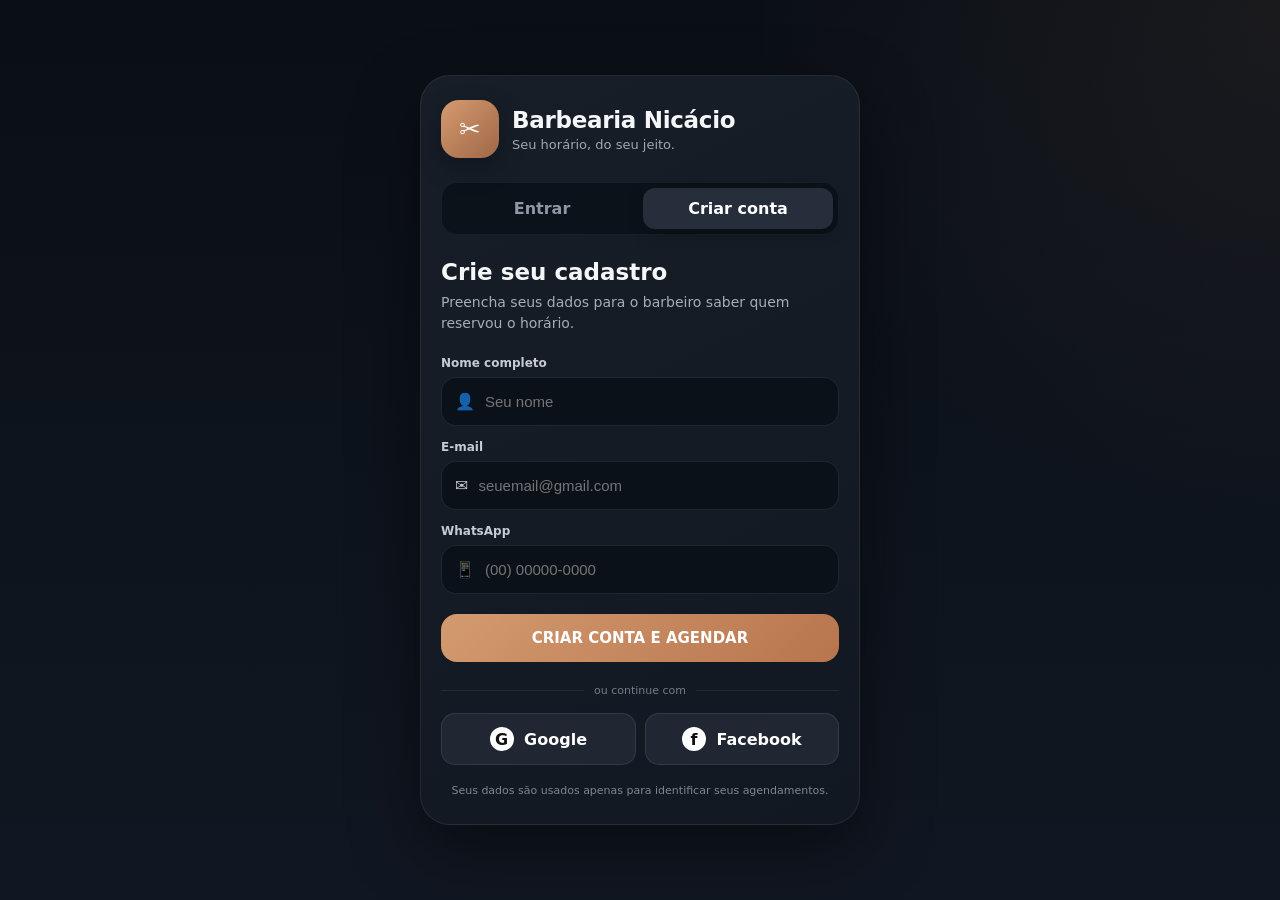
<file: index.html>
<!doctype html>
<html lang="pt-BR">
<head>
  <meta charset="utf-8" />
  <meta name="viewport" content="width=device-width,initial-scale=1,viewport-fit=cover" />
  <meta name="theme-color" content="#111722" />
  <title>Barbearia Nicácio</title>
  <link rel="manifest" href="manifest.json" />

  <script>
    const nicacioProfile = JSON.parse(localStorage.getItem('nicacio_profile') || 'null');
    if (!nicacioProfile || !nicacioProfile.name || !nicacioProfile.email) {
      window.location.replace('cadastro.html');
    }
  </script>

  <link rel="stylesheet" href="styles.css?v=29" />
</head>
<body>
  <main class="app">
    <header class="topbar">
      <div>
        <div class="brand">Barbearia Nicácio</div>
        <div class="sub">Agendamento online</div>
      </div>
      <a class="light-btn" href="agendamentos.html" style="text-decoration:none">MEUS AGENDAMENTOS</a>
    </header>

    <section id="chat" class="chat">
      <div id="intro1" class="bubble bot intro-bubble">Olá!</div>
      <div id="intro2" class="bubble bot intro-bubble">Por qual serviço você está procurando?</div>

      <div id="stepService" class="step intro-step-hidden"><div class="step-progress"><span class="active"></span><span></span><span></span></div><div class="helper-card"><span>✂️</span><div><b>1. Escolha o serviço</b><br>Toque em uma opção e depois em Enviar.</div></div>
        <h3>SELECIONE OS SERVIÇOS:</h3>
        <div id="services" class="cards horizontal"></div>
        <p class="swipe">← ARRASTE PARA O LADO PARA VER MAIS →</p>
        <button id="serviceNext" class="primary" disabled>Enviar</button>
      </div>

      <div id="stepDate" class="step hidden"><div class="step-progress"><span class="active"></span><span class="active"></span><span></span></div><div class="helper-card"><span>📅</span><div><b>2. Escolha dia e horário</b><br>Domingos e dias bloqueados não podem ser selecionados.</div></div>
        <div id="chosenServiceBubble" class="bubble user"></div>
        <div class="bubble bot">Certo, e qual o melhor dia e horário para você ser atendido?</div>
        <h3>SELECIONE O DIA E HORÁRIO:</h3>
        <div id="dates" class="cards horizontal"></div>
        <p class="swipe">← ARRASTE PARA O LADO PARA VER MAIS →</p>

        <div id="timesBox" class="times-box">
          <div id="timesMessage">Selecione um dia para ver os horários.</div>
          <div id="times" class="times"></div>
        </div>

        <div id="selectedDateLabel" class="selected-label">Nenhum dia selecionado</div>
        <button id="confirmBooking" class="primary" disabled>Enviar</button>
        <button id="backToService" class="secondary">Voltar</button>
      </div>

      <div id="stepDone" class="step hidden"><div class="step-progress"><span class="active"></span><span class="active"></span><span class="active"></span></div>
        <div class="bubble bot">Agendamento confirmado ✅</div>
        <div id="bookingSummary" class="summary"></div>
        <button id="newBooking" class="primary">Fazer outro agendamento</button>
      </div>
    </section>
  </main>


  <script>
    // Remove versões antigas salvas no celular para sempre carregar a versão atual.
    if ('serviceWorker' in navigator) {
      navigator.serviceWorker.getRegistrations().then(regs => regs.forEach(r => r.unregister()));
    }
    if ('caches' in window) {
      caches.keys().then(keys => keys.forEach(k => caches.delete(k)));
    }
  </script>
  <script src="app.js?v=29"></script>
</body>
</html>
</file>
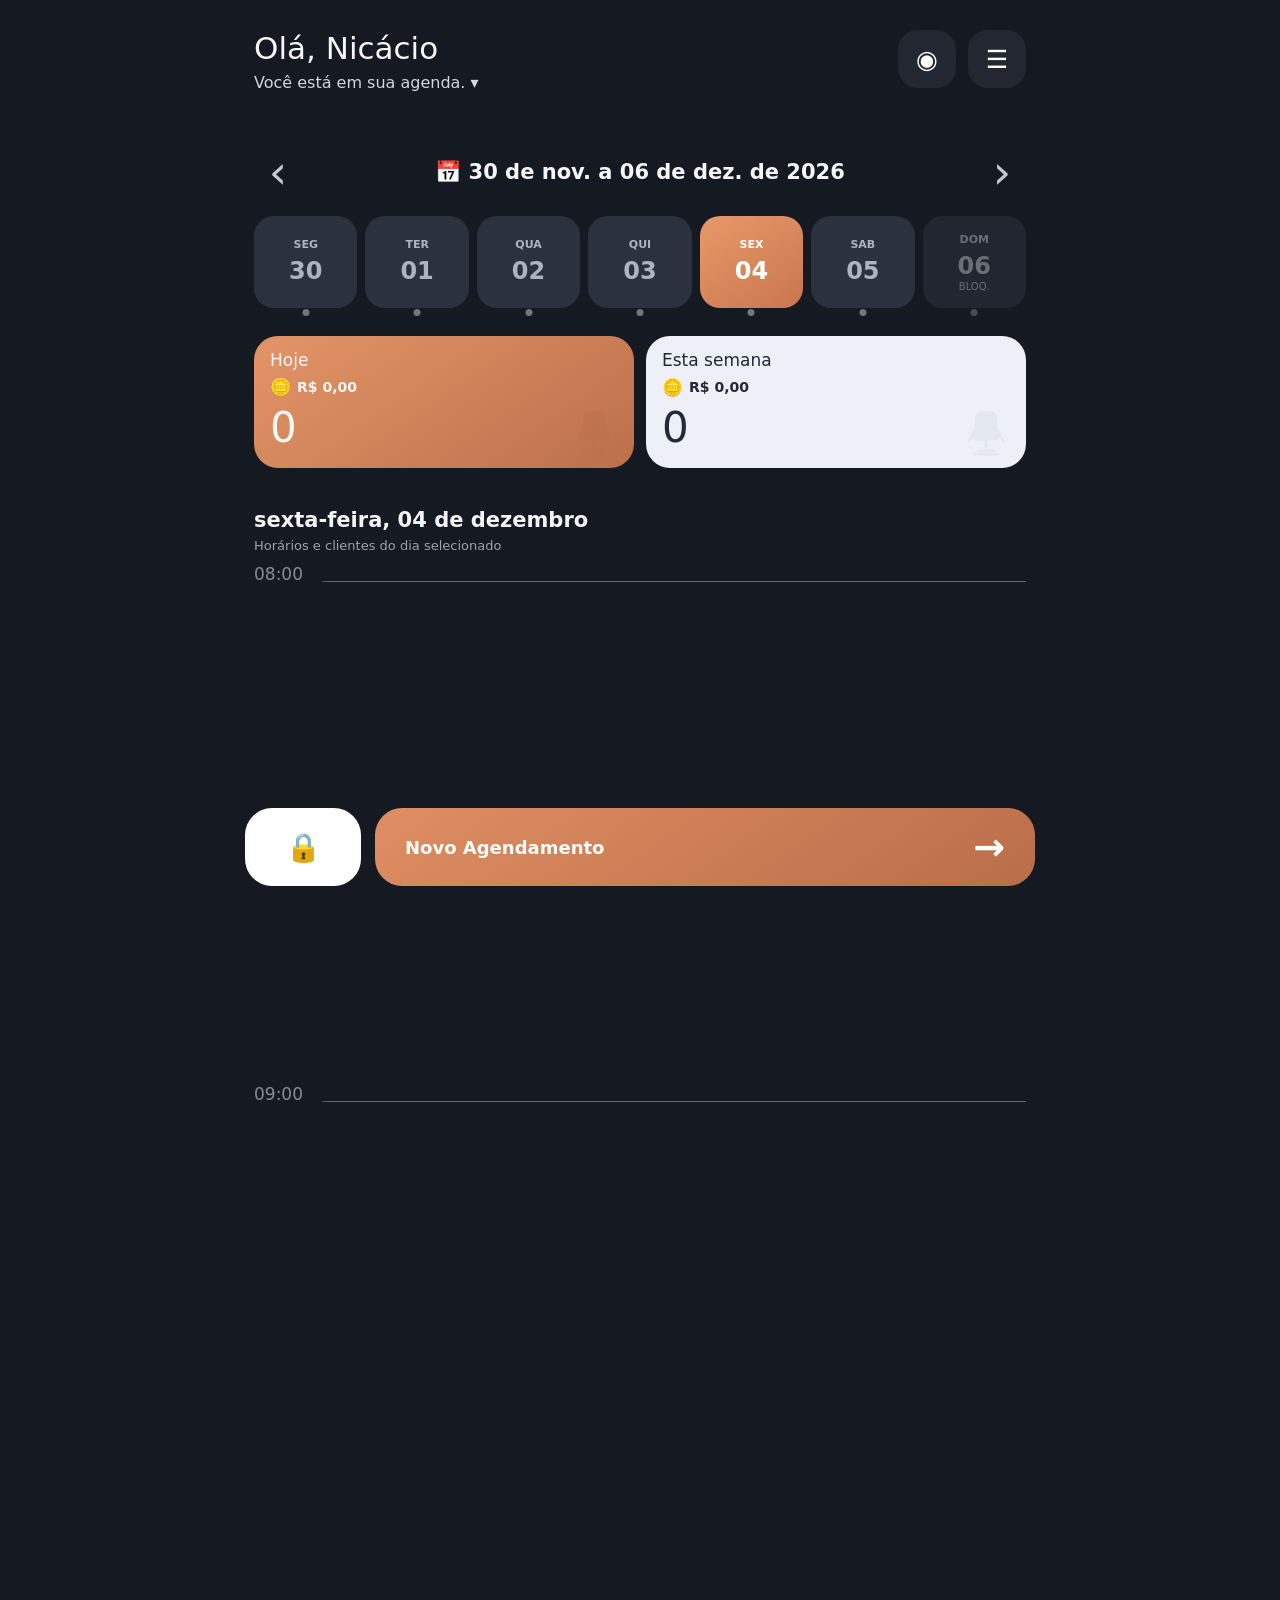
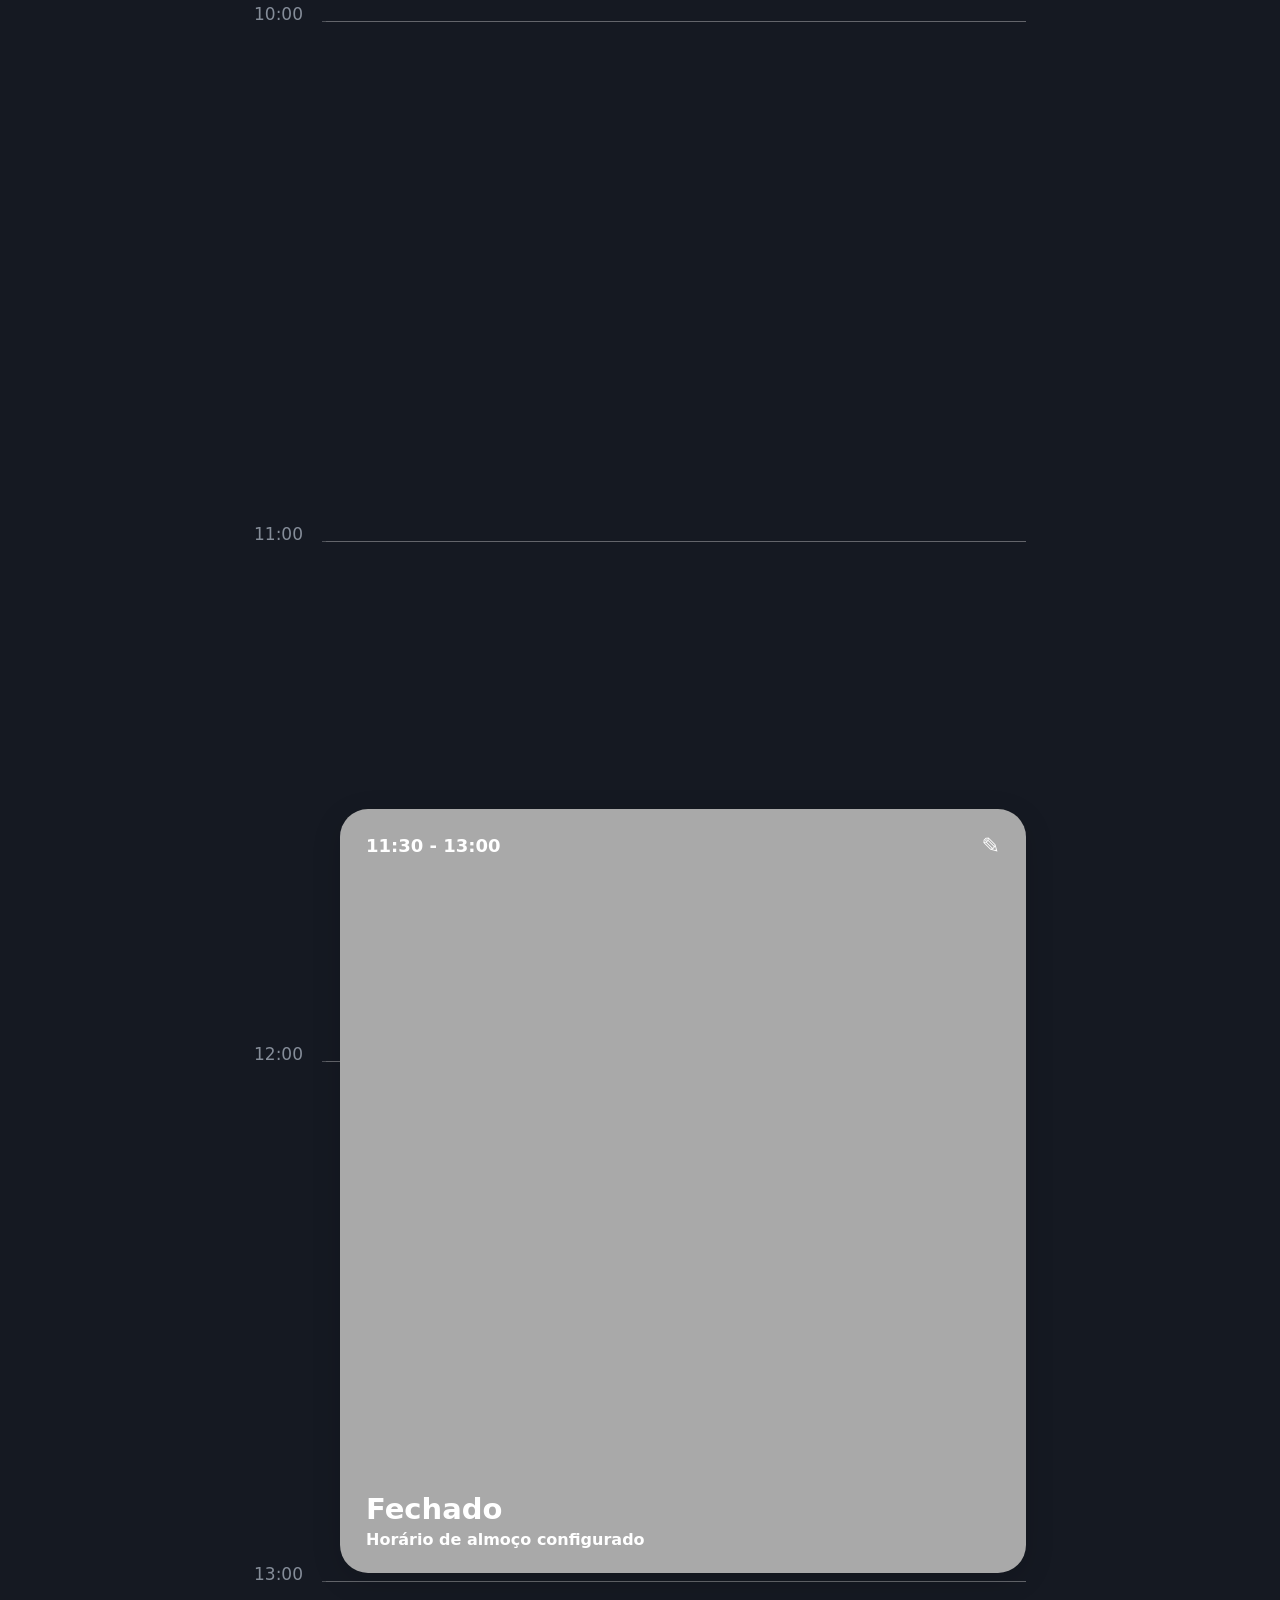
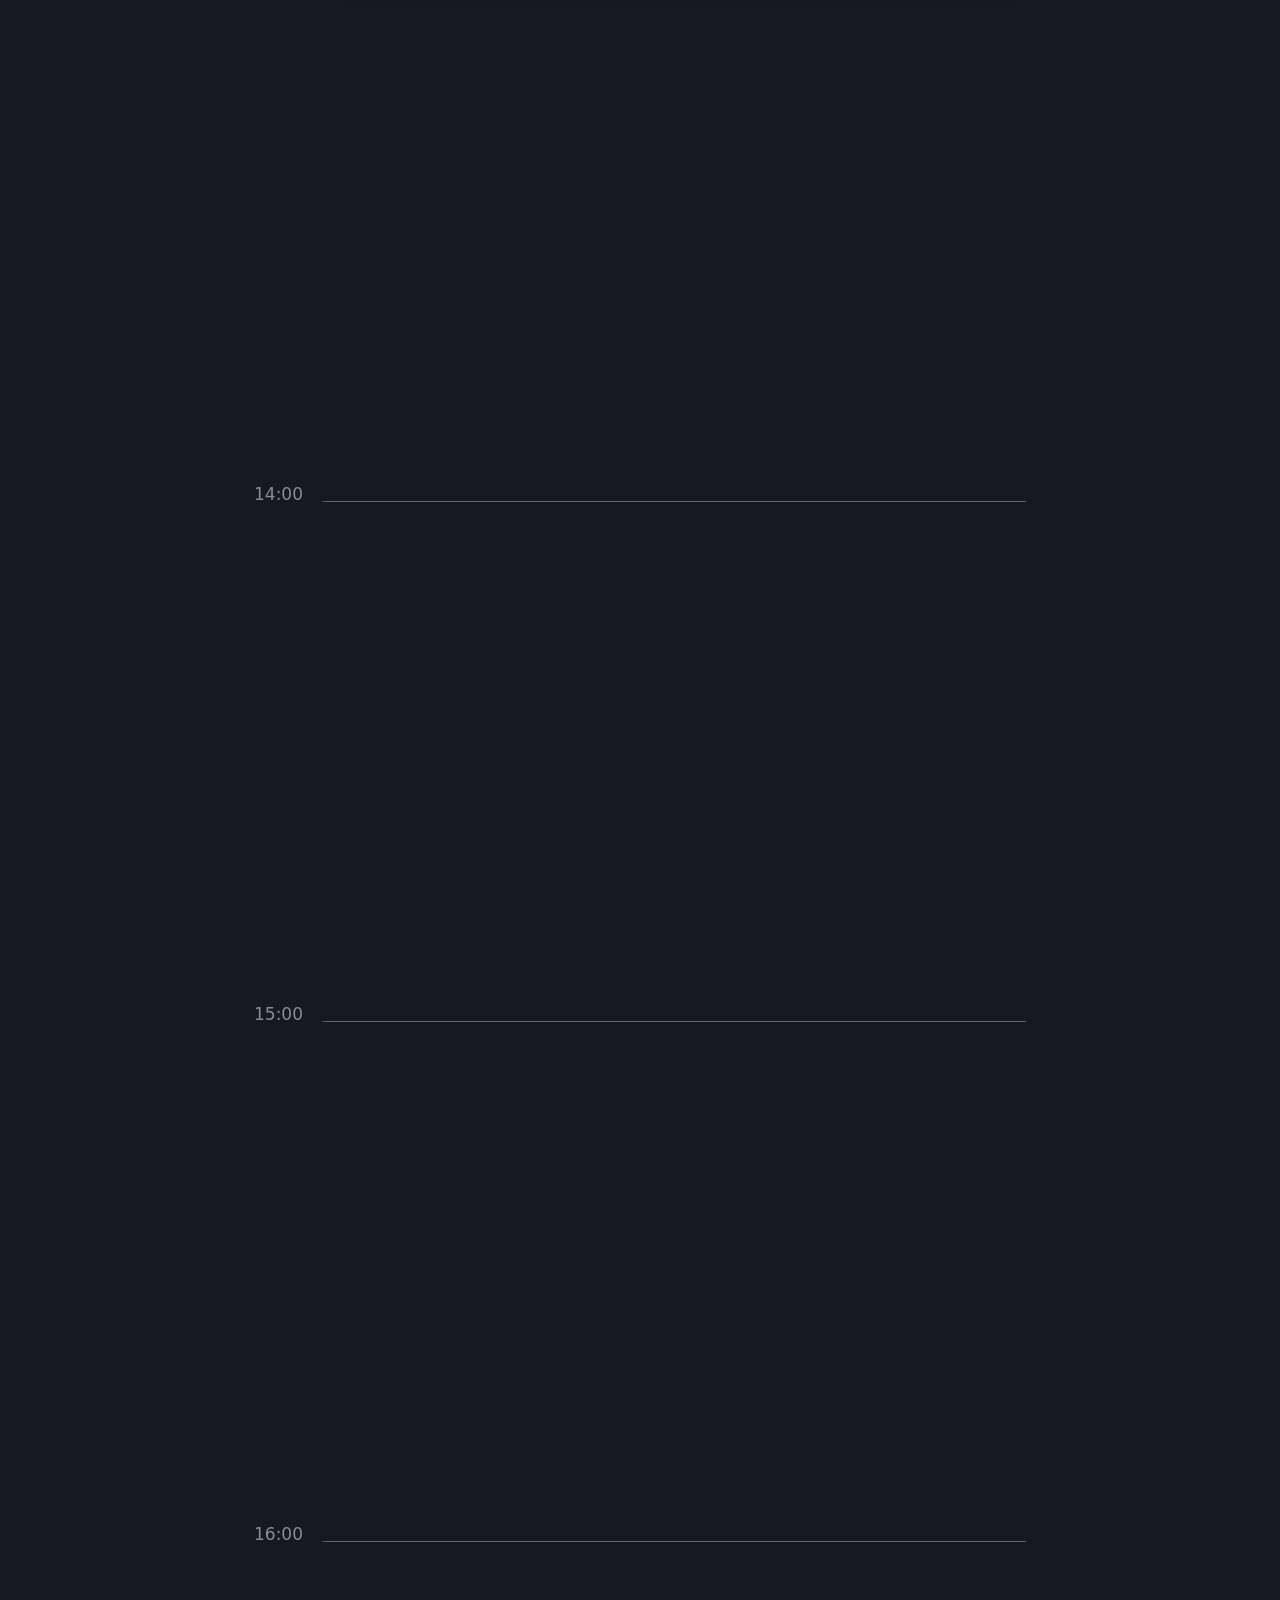
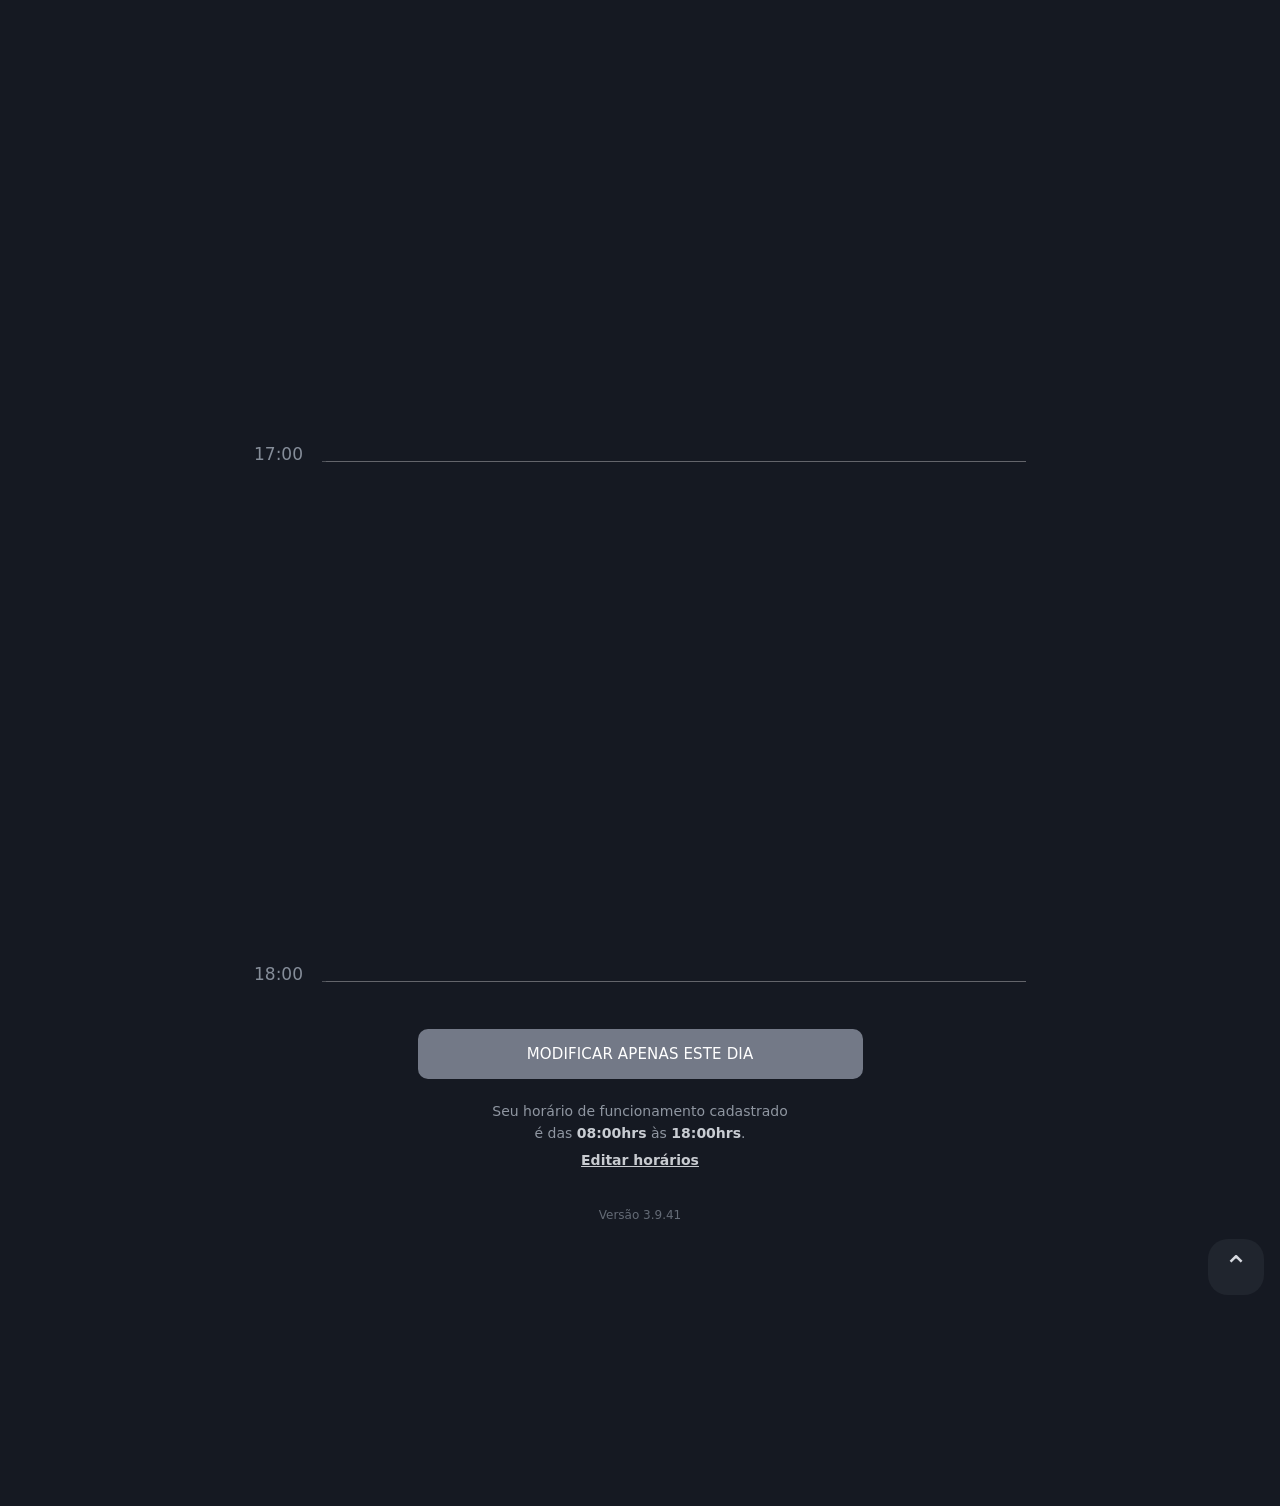
<file: barbeiro/index.html>
<!doctype html>
<html lang="pt-BR">
<head>
<meta charset="utf-8">
<meta name="viewport" content="width=device-width,initial-scale=1,viewport-fit=cover">
<meta name="theme-color" content="#151922">
<title>Agenda • Barbearia Nicácio</title>
<link rel="manifest" href="manifest.json">
<link rel="stylesheet" href="barbeiro.css?v=37">
</head>
<body>
<main class="barber-app">
  <header class="barber-top">
    <div class="hello-block">
      <h1>Olá, <span id="barberName">Nicácio</span></h1>
      <button id="agendaSelector" class="agenda-selector">Você está em sua agenda. <span>▾</span></button>
    </div>
    <div class="top-actions">
      <button id="togglePrivacy" class="icon-btn" aria-label="Ocultar valores">◉</button>
      <button id="openMenu" class="icon-btn" aria-label="Abrir menu">☰</button>
    </div>
  </header>

  <section class="week-head">
    <div class="week-title-row">
      <button id="prevWeek" class="nav-arrow" aria-label="Semana anterior">‹</button>
      <div class="week-title">📅 <span id="weekRange"></span></div>
      <button id="nextWeek" class="nav-arrow" aria-label="Próxima semana">›</button>
    </div>
    <div id="weekDays" class="week-days"></div>
  </section>

  <section class="stats-grid">
    <article class="stat-card stat-today">
      <div><strong>Hoje</strong><span class="money-line"><span class="coin-icon" aria-hidden="true">🪙</span><b id="todayRevenue">R$ 0,00</b></span></div>
      <div class="stat-number" id="todayCount">0</div><div class="chair barber-chair" aria-hidden="true"><svg viewBox="0 0 64 64"><rect x="20" y="8" width="24" height="26" rx="7"/><rect x="15" y="29" width="34" height="12" rx="6"/><path d="M32 41v10M22 55h20M18 59h28"/><path d="M18 35l-7 7M46 35l7 7"/></svg></div>
    </article>
    <article class="stat-card stat-week">
      <div><strong>Esta semana</strong><span class="money-line"><span class="coin-icon" aria-hidden="true">🪙</span><b id="weekRevenue">R$ 0,00</b></span></div>
      <div class="stat-number" id="weekCount">0</div><div class="chair barber-chair" aria-hidden="true"><svg viewBox="0 0 64 64"><rect x="20" y="8" width="24" height="26" rx="7"/><rect x="15" y="29" width="34" height="12" rx="6"/><path d="M32 41v10M22 55h20M18 59h28"/><path d="M18 35l-7 7M46 35l7 7"/></svg></div>
    </article>
  </section>

  <section class="timeline-wrap">
    <div class="timeline-top">
      <div><h2 id="selectedDayTitle">Agenda de hoje</h2><p id="selectedDaySub">Horários e clientes do dia selecionado</p></div>
      <button id="editDayBtn" class="mini-btn">Modificar este dia</button>
    </div>
    <div id="timeline" class="timeline"></div>
    <div class="day-edit-footer">
      <button id="editDayBtnBottom" class="day-only-btn">MODIFICAR APENAS ESTE DIA</button>
      <p class="business-hours" id="businessHoursText"></p>
      <button id="editHoursLink" class="edit-hours-link" type="button">Editar horários</button>
      <div class="app-version">Versão 3.9.41</div>
      <button id="scrollTopRef" class="scroll-top-ref" type="button" aria-label="Voltar ao topo">⌃</button>
    </div>
  </section>

  <div class="bottom-spacer"></div>
  <div class="bottom-actions">
    <button id="lockDayBtn" class="lock-btn" aria-label="Bloquear dia">🔒</button>
    <button id="newBookingBtn" class="new-booking-btn">Novo Agendamento <span>→</span></button>
  </div>
</main>

<aside id="sideMenu" class="side-menu hidden" aria-hidden="true">
  <div class="menu-head-ref">
    <button id="closeMenu" class="menu-close-ref" aria-label="Fechar menu">✕</button>
    <div class="menu-logo-ref">NICÁCIO</div>
  </div>
  <nav class="menu-list menu-list-ref">
    <button data-page="link">Meu link</button>
    <button data-page="services">Serviços e preços</button>
    <button data-page="clients">Clientes</button>
    <button data-page="cancelled">Cancelados</button>
    <button data-page="recurrence">Minhas recorrências</button>
    <button data-page="revenue">Faturamento</button>
    <button data-page="help">Ajuda p/ configurar</button>
    <button data-page="report">Reportar erro</button>
    <button data-page="rate">Avaliar app</button>
    <button data-page="settings">Configurações</button>
  </nav>
</aside>
<div id="menuOverlay" class="menu-overlay hidden"></div>

<section id="modal" class="modal hidden" aria-hidden="true">
  <div class="modal-card">
    <div class="modal-head"><h2 id="modalTitle">Painel</h2><button id="closeModal" class="icon-btn" aria-label="Fechar">✕</button></div>
    <div id="modalContent"></div>
  </div>
</section>

<div id="toast" class="toast hidden" role="status"></div>
<script src="barbeiro.js?v=37"></script>
</body>
</html>
</file>
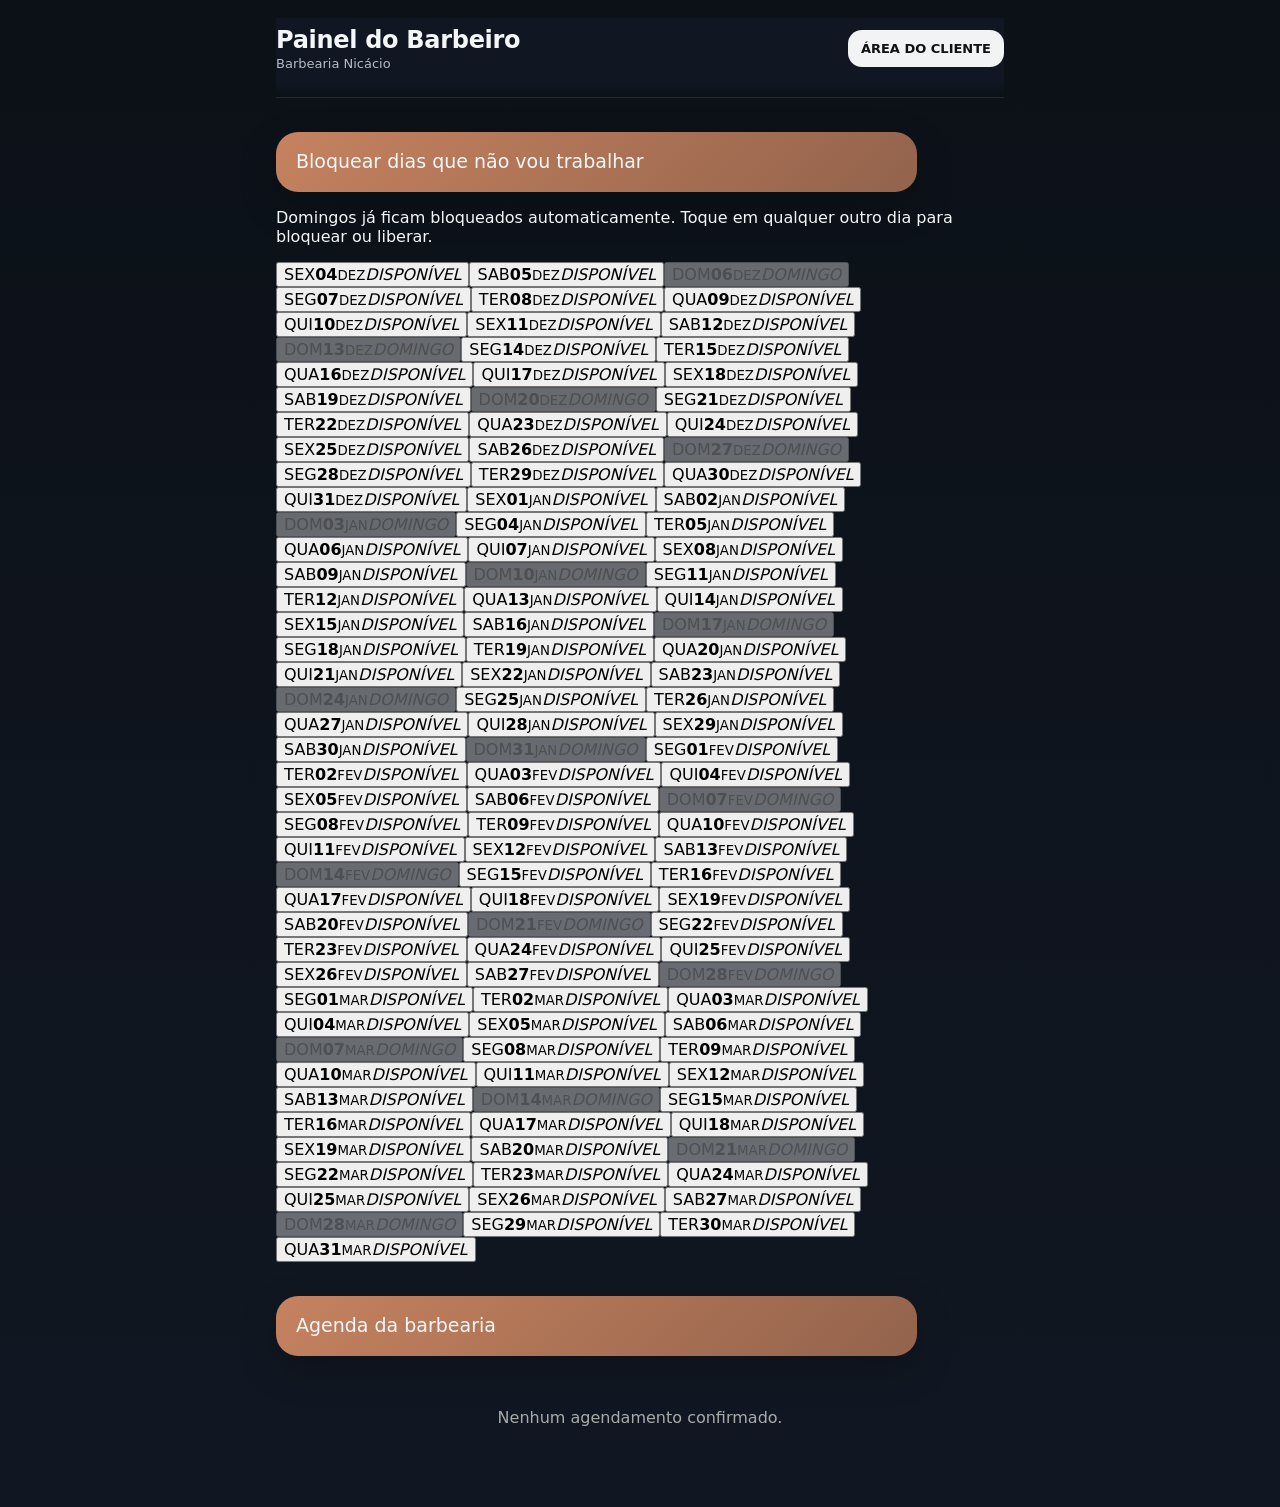
<file: admin.html>
<!doctype html>
<html lang="pt-BR">
<head>
<meta charset="utf-8"><meta name="viewport" content="width=device-width,initial-scale=1">
<title>Painel • Barbearia Nicácio</title>
<link rel="stylesheet" href="styles.css?v=17">
</head>
<body>
<main class="app">
  <header class="topbar">
    <div>
      <div class="brand">Painel do Barbeiro</div>
      <div class="sub">Barbearia Nicácio</div>
    </div>
    <a class="light-btn" href="index.html" style="text-decoration:none">ÁREA DO CLIENTE</a>
  </header>

  <section class="step admin-section">
    <div class="bubble bot">Bloquear dias que não vou trabalhar</div>
    <p class="admin-help">Domingos já ficam bloqueados automaticamente. Toque em qualquer outro dia para bloquear ou liberar.</p>
    <div id="blockCalendar" class="admin-calendar"></div>
  </section>

  <section class="step admin-section">
    <div class="bubble bot">Agenda da barbearia</div>
    <div id="adminList"></div>
  </section>
</main>

<script>
function bookings(){return JSON.parse(localStorage.getItem('nicacio_bookings')||'[]')}
function blockedDays(){return JSON.parse(localStorage.getItem('nicacio_blocked_days')||'[]')}
function saveBlockedDays(v){localStorage.setItem('nicacio_blocked_days',JSON.stringify(v))}
function money(v){return Number(v).toLocaleString('pt-BR',{style:'currency',currency:'BRL'})}
function key(d){
  const y=d.getFullYear(),m=String(d.getMonth()+1).padStart(2,'0'),day=String(d.getDate()).padStart(2,'0');
  return `${y}-${m}-${day}`;
}
function renderCalendar(){
  const wrap=document.getElementById('blockCalendar');
  wrap.innerHTML='';
  const now=new Date(); now.setHours(0,0,0,0);
  const end=new Date(now.getFullYear(), now.getMonth()+4, 0);
  const blocked=blockedDays();
  const names=['DOM','SEG','TER','QUA','QUI','SEX','SAB'];
  const months=['JAN','FEV','MAR','ABR','MAI','JUN','JUL','AGO','SET','OUT','NOV','DEZ'];

  for(let d=new Date(now); d<=end; d.setDate(d.getDate()+1)){
    const copy=new Date(d);
    const k=key(copy);
    const sunday=copy.getDay()===0;
    const manual=blocked.includes(k);

    const btn=document.createElement('button');
    btn.className='admin-day'+((sunday||manual)?' blocked':'');
    btn.innerHTML=`<span>${names[copy.getDay()]}</span><strong>${String(copy.getDate()).padStart(2,'0')}</strong><small>${months[copy.getMonth()]}</small><em>${sunday?'DOMINGO':manual?'BLOQUEADO':'DISPONÍVEL'}</em>`;
    btn.disabled=sunday;
    btn.onclick=()=>{
      let all=blockedDays();
      if(all.includes(k)) all=all.filter(x=>x!==k);
      else all.push(k);
      saveBlockedDays(all);
      renderCalendar();
    };
    wrap.appendChild(btn);
  }
}
function renderBookings(){
 const el=document.getElementById('adminList');
 const data=bookings().filter(b=>b.status!=='cancelado').sort((a,b)=>(a.date+a.time).localeCompare(b.date+b.time));
 if(!data.length){el.innerHTML='<div class="empty">Nenhum agendamento confirmado.</div>';return}
 el.innerHTML=data.map(b=>`<div class="booking-item"><strong>${b.dateLabel} • ${b.time}</strong><b>Cliente: ${b.clientName || 'Cliente'}</b><br>${b.clientPhone ? 'Telefone: '+b.clientPhone+'<br>' : ''}${b.clientEmail ? 'Email: '+b.clientEmail+'<br>' : ''}${b.serviceName}<br>${money(b.price)} • ${b.duration} min<br>Status: confirmado</div>`).join('');
}
renderCalendar();
renderBookings();
</script>
</body></html>
</file>
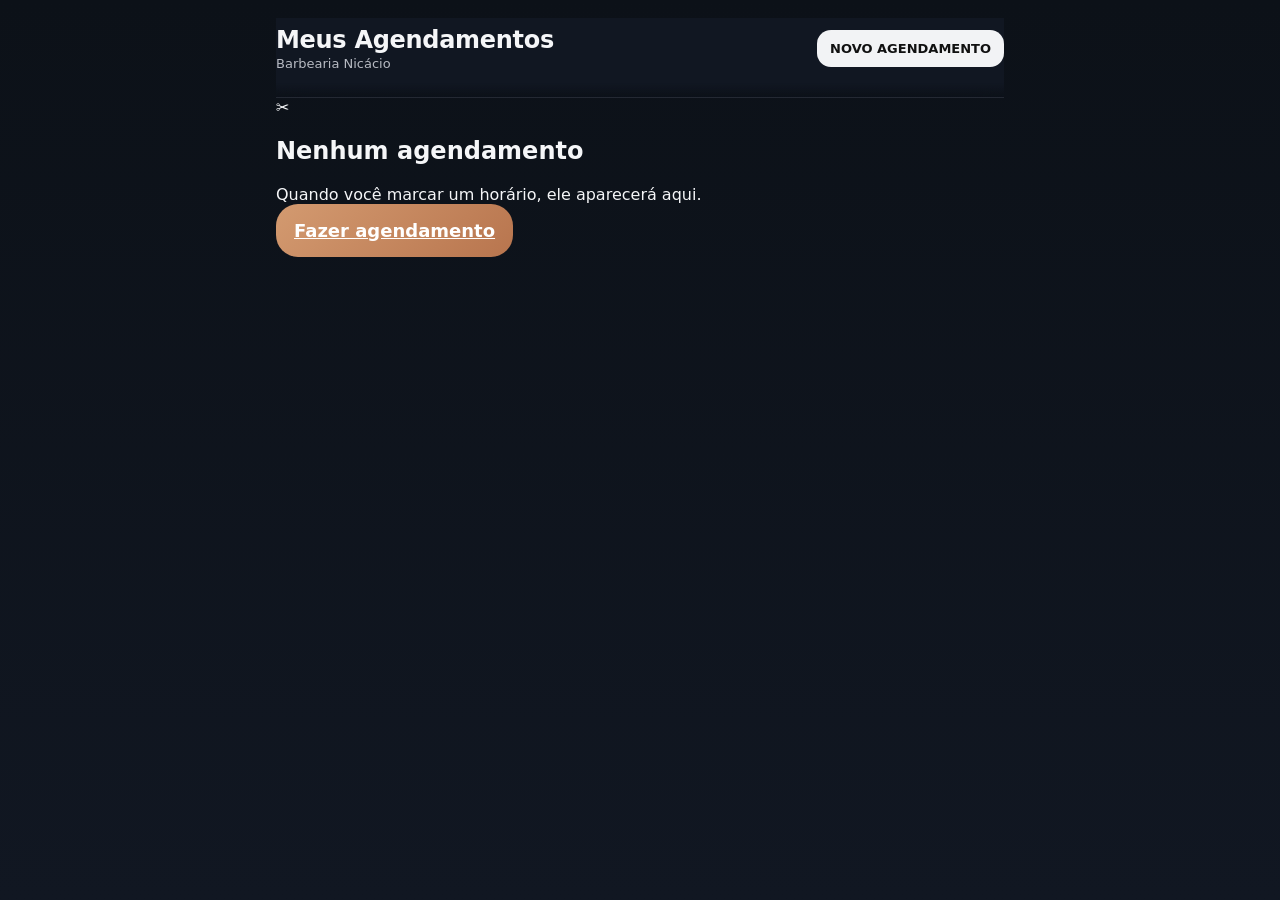
<file: agendamentos.html>
<!doctype html>
<html lang="pt-BR">
<head>
<meta charset="utf-8">
<meta name="viewport" content="width=device-width,initial-scale=1">
<meta name="theme-color" content="#111722">
<title>Meus Agendamentos • Barbearia Nicácio</title>
<link rel="stylesheet" href="styles.css?v=23">
</head>
<body>
<main class="app bookings-page">
  <header class="topbar">
    <div>
      <div class="brand">Meus Agendamentos</div>
      <div class="sub">Barbearia Nicácio</div>
    </div>
    <a class="light-btn" href="index.html" style="text-decoration:none">NOVO AGENDAMENTO</a>
  </header>

  <section class="bookings-only">
    <div id="bookingsList"></div>
  </section>
</main>

<script>
function bookings(){
  return JSON.parse(localStorage.getItem('nicacio_bookings')||'[]');
}
function saveBookings(v){
  localStorage.setItem('nicacio_bookings',JSON.stringify(v));
}
function money(v){
  return Number(v).toLocaleString('pt-BR',{style:'currency',currency:'BRL'});
}
function renderBookings(){
  const list=document.getElementById('bookingsList');

  const data=bookings()
    .filter(b=>b.status!=='cancelado')
    .sort((a,b)=>(a.date+a.time).localeCompare(b.date+b.time));

  if(!data.length){
    list.innerHTML=`
      <div class="empty-bookings">
        <div class="empty-icon">✂️</div>
        <h2>Nenhum agendamento</h2>
        <p>Quando você marcar um horário, ele aparecerá aqui.</p>
        <a href="index.html" class="primary link-button">Fazer agendamento</a>
      </div>`;
    return;
  }

  list.innerHTML='';
  data.forEach(b=>{
    const el=document.createElement('article');
    el.className='booking-card';
    el.innerHTML=`
      <div class="booking-top">
        <div>
          <strong>${b.serviceName}</strong>
          <span class="booking-status">CONFIRMADO</span>
        </div>
      </div>
      <div class="booking-info">
        <div><span>📅</span><b>${b.dateLabel}</b></div>
        <div><span>🕒</span><b>${b.time}</b></div>
        <div><span>⏱️</span><b>${b.duration} min</b></div>
        <div><span>💰</span><b>${money(b.price)}</b></div>
      </div>
      <button class="cancel-booking">Cancelar agendamento</button>
    `;

    el.querySelector('.cancel-booking').onclick=()=>{
      const ok=confirm('Deseja cancelar este agendamento?');
      if(!ok) return;

      const all=bookings();
      const item=all.find(x=>x.id===b.id);
      if(item){
        item.status='cancelado';
        item.cancelledAt=new Date().toISOString();
      }
      saveBookings(all);
      renderBookings();
    };
    list.appendChild(el);
  });
}
renderBookings();
</script>
</body>
</html>
</file>
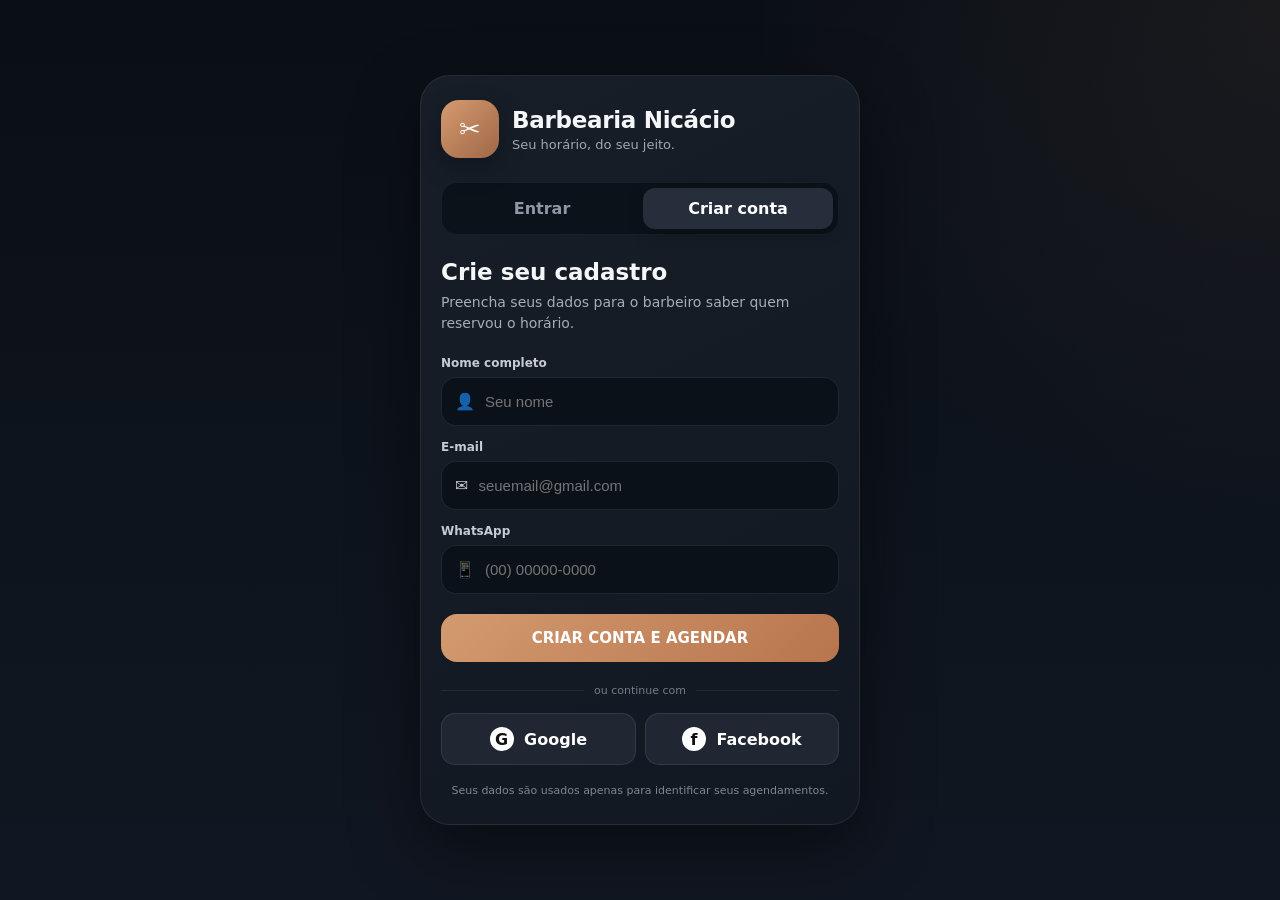
<file: cadastro.html>
<!doctype html>
<html lang="pt-BR">
<head>
<meta charset="utf-8">
<meta name="viewport" content="width=device-width,initial-scale=1,viewport-fit=cover">
<meta name="theme-color" content="#0d1118">
<title>Entrar • Barbearia Nicácio</title>
<link rel="stylesheet" href="styles.css?v=17">
</head>
<body>
<main class="login-shell">
  <section class="login-card">
    <div class="login-brand">
      <div class="login-logo">✂️</div>
      <div>
        <h1>Barbearia Nicácio</h1>
        <p>Seu horário, do seu jeito.</p>
      </div>
    </div>

    <div class="login-tabs">
      <button id="tabEntrar" class="login-tab active" type="button">Entrar</button>
      <button id="tabCriar" class="login-tab" type="button">Criar conta</button>
    </div>

    <section id="loginView">
      <div class="login-heading">
        <h2>Bem-vindo de volta</h2>
        <p>Entre para ver seus agendamentos e marcar um novo horário.</p>
      </div>

      <form id="loginForm">
        <label for="loginEmail">E-mail</label>
        <div class="input-wrap">
          <span>✉️</span>
          <input id="loginEmail" type="email" autocomplete="email" placeholder="seuemail@gmail.com" required>
        </div>

        <button class="primary login-primary" type="submit">ENTRAR</button>
      </form>
    </section>

    <section id="registerView" class="hidden">
      <div class="login-heading">
        <h2>Crie seu cadastro</h2>
        <p>Preencha seus dados para o barbeiro saber quem reservou o horário.</p>
      </div>

      <form id="registerForm">
        <label for="name">Nome completo</label>
        <div class="input-wrap">
          <span>👤</span>
          <input id="name" type="text" autocomplete="name" placeholder="Seu nome" required>
        </div>

        <label for="email">E-mail</label>
        <div class="input-wrap">
          <span>✉️</span>
          <input id="email" type="email" autocomplete="email" placeholder="seuemail@gmail.com" required>
        </div>

        <label for="phone">WhatsApp</label>
        <div class="input-wrap">
          <span>📱</span>
          <input id="phone" type="tel" autocomplete="tel" placeholder="(00) 00000-0000">
        </div>

        <button class="primary login-primary" type="submit">CRIAR CONTA E AGENDAR</button>
      </form>
    </section>

    <div class="login-divider"><span>ou continue com</span></div>

    <div class="social-grid">
      <button id="googleBtn" class="social-login" type="button"><b>G</b> Google</button>
      <button id="facebookBtn" class="social-login" type="button"><b>f</b> Facebook</button>
    </div>

    <p class="login-foot">
      Seus dados são usados apenas para identificar seus agendamentos.
    </p>
  </section>
</main>

<script>
const tabEntrar = document.getElementById('tabEntrar');
const tabCriar = document.getElementById('tabCriar');
const loginView = document.getElementById('loginView');
const registerView = document.getElementById('registerView');

function showLogin(){
  tabEntrar.classList.add('active');
  tabCriar.classList.remove('active');
  loginView.classList.remove('hidden');
  registerView.classList.add('hidden');
}
function showRegister(){
  tabCriar.classList.add('active');
  tabEntrar.classList.remove('active');
  registerView.classList.remove('hidden');
  loginView.classList.add('hidden');
}
tabEntrar.onclick = showLogin;
tabCriar.onclick = showRegister;

const existing = JSON.parse(localStorage.getItem('nicacio_profile') || 'null');
if(existing){
  document.getElementById('loginEmail').value = existing.email || '';
  document.getElementById('name').value = existing.name || '';
  document.getElementById('email').value = existing.email || '';
  document.getElementById('phone').value = existing.phone || '';
}else{
  showRegister();
}

document.getElementById('registerForm').addEventListener('submit', (e)=>{
  e.preventDefault();
  const profile = {
    name: document.getElementById('name').value.trim(),
    email: document.getElementById('email').value.trim(),
    phone: document.getElementById('phone').value.trim(),
    provider: 'email',
    createdAt: new Date().toISOString()
  };
  localStorage.setItem('nicacio_profile', JSON.stringify(profile));
  window.location.href='index.html';
});

document.getElementById('loginForm').addEventListener('submit', (e)=>{
  e.preventDefault();
  const saved = JSON.parse(localStorage.getItem('nicacio_profile') || 'null');
  const email = document.getElementById('loginEmail').value.trim().toLowerCase();

  if(saved && (saved.email || '').toLowerCase() === email){
    window.location.href='index.html';
    return;
  }

  alert('Cadastro não encontrado neste aparelho. Toque em "Criar conta".');
  showRegister();
  document.getElementById('email').value = email;
});

function socialSoon(provider){
  alert('O login real com ' + provider + ' será ativado quando conectarmos o aplicativo ao sistema de autenticação online.');
}
document.getElementById('googleBtn').onclick=()=>socialSoon('Google');
document.getElementById('facebookBtn').onclick=()=>socialSoon('Facebook');
</script>
</body>
</html>
</file>
<file: styles.css>
:root{
  --bg:#111722;
  --panel:#2d333e;
  --panel2:#3b414c;
  --text:#f5f6f8;
  --muted:#b7bac2;
  --accent:#c47b58;
  --accent2:#8d5f4a;
  --light:#f2f3f5;
  --dark:#151922;
}
*{box-sizing:border-box}
html,body{margin:0;background:var(--bg);color:var(--text);font-family:Inter,system-ui,-apple-system,Segoe UI,Roboto,Arial,sans-serif}
body{min-height:100vh}
button{font:inherit}
.app{max-width:820px;margin:auto;min-height:100vh;padding:20px 18px 50px}
.topbar{display:flex;justify-content:space-between;align-items:center;gap:14px;position:sticky;top:0;background:linear-gradient(var(--bg) 82%,transparent);padding:8px 0 26px;z-index:5}
.brand{font-size:22px;font-weight:800}
.sub{font-size:13px;color:var(--muted);margin-top:2px}
.light-btn{background:var(--light);color:#111;border:0;border-radius:15px;padding:11px 14px;font-size:13px;font-weight:800;box-shadow:0 5px 20px #0003}
.chat{padding-top:20px}
.bubble{padding:22px 28px;border-radius:28px;margin:16px 0;font-size:22px;line-height:1.25;max-width:82%}
.bot{background:linear-gradient(135deg,var(--accent),var(--accent2));}
.user{background:linear-gradient(135deg,#d7d9dd,#9da1a9);color:#111;margin-left:auto;max-width:max-content}
.step{margin-top:54px}
.hidden{display:none!important}
h3{font-size:16px;font-weight:500;color:var(--muted);margin:0 0 16px 2px}
.cards.horizontal{display:flex;gap:8px;overflow-x:auto;padding:3px 4px 10px;scroll-snap-type:x mandatory}
.cards.horizontal::-webkit-scrollbar{height:5px}.cards.horizontal::-webkit-scrollbar-thumb{background:#2c3340;border-radius:99px}
.card{min-width:185px;height:205px;border-radius:24px;background:linear-gradient(145deg,#3c424d,#2b303a);padding:22px;position:relative;border:2px solid transparent;scroll-snap-align:start;display:flex;flex-direction:column;justify-content:flex-end}
.card.selected{border-color:#e69a70;box-shadow:0 0 0 3px #e69a7033 inset}
.check{position:absolute;right:18px;top:18px;width:42px;height:42px;border-radius:12px;background:#f2f2f2}
.card.selected .check::after{content:"✓";position:absolute;inset:0;display:grid;place-items:center;color:#111;font-weight:900;font-size:24px}
.service-name{font-size:25px;font-weight:800}
.service-meta{display:flex;justify-content:space-between;color:#bbb;font-size:18px;margin-top:18px}
.swipe{text-align:center;color:#999;font-size:14px}
.primary,.secondary{width:100%;border:0;border-radius:22px;padding:16px 18px;margin-top:14px;font-size:18px;font-weight:700}
.primary{background:linear-gradient(135deg,#b9bdc5,#6f7580);color:#fff}
.primary:disabled{opacity:.45}
.secondary{background:#202631;color:#fff}
.date-card{min-width:140px;height:148px;justify-content:center;align-items:center;text-align:center;padding:12px}
.date-card .dow{font-size:24px;font-weight:700}
.date-card .day{font-size:40px;font-weight:800;margin:10px 0 0}
.date-card .month{color:#ddd;font-weight:700}
.date-card.selected{background:linear-gradient(145deg,#df8b60,#ae6848)}
.date-card.disabled{opacity:.3;text-decoration:line-through}
.times-box{background:linear-gradient(145deg,#4a505a,#3b414c);padding:28px;border-radius:28px;margin-top:30px;text-align:center}
.times{display:grid;grid-template-columns:repeat(3,1fr);gap:10px;margin-top:18px}
.time-btn{border:1px solid #ffffff33;background:#242a34;color:#fff;border-radius:16px;padding:14px}
.time-btn.selected{background:#d58259;color:#111;font-weight:800}
.selected-label{background:#201f25;border-radius:22px;margin-top:22px;padding:17px;text-align:center;font-weight:700}
.summary{background:#242a34;border-radius:26px;padding:24px;font-size:18px;line-height:1.7}
.modal{position:fixed;inset:0;background:#0009;display:grid;place-items:end center;z-index:20;padding:18px}
.modal-card{background:#171d27;width:min(820px,100%);max-height:80vh;overflow:auto;border-radius:30px 30px 20px 20px;padding:22px}
.modal-head{display:flex;justify-content:space-between;align-items:center}
.icon-btn{border:0;background:#2b313c;color:#fff;width:42px;height:42px;border-radius:50%}
.booking-item{background:#242a34;padding:18px;border-radius:20px;margin:12px 0}
.booking-item strong{display:block;font-size:18px;margin-bottom:6px}
.cancel{margin-top:12px;border:0;background:#5a2730;color:#fff;border-radius:14px;padding:10px 14px}
.empty{color:#aaa;text-align:center;padding:36px 10px}
@media(max-width:560px){
  .app{padding:12px 12px 38px}
  .topbar{align-items:flex-start}
  .brand{font-size:18px}
  .light-btn{font-size:13px;padding:13px 14px}
  .bubble{font-size:19px;max-width:88%;padding:18px 20px;border-radius:24px}
  .card{min-width:180px;height:210px;padding:18px}
  .service-name{font-size:21px}
  .service-meta{font-size:16px}
  .date-card{min-width:145px;height:155px}
  .times{grid-template-columns:repeat(2,1fr)}
}


.intro-bubble{
  opacity:0;
  transform:translateY(12px) scale(.98);
  transition:opacity .45s ease, transform .45s ease;
}
.intro-bubble.show{
  opacity:1;
  transform:translateY(0) scale(1);
}
.intro-step-hidden{
  opacity:0;
  transform:translateY(12px);
  pointer-events:none;
}
.intro-step-show{
  opacity:1;
  transform:translateY(0);
  pointer-events:auto;
  transition:opacity .45s ease, transform .45s ease;
}


/* V13 — visual profissional e mais fácil de entender */
body{background:linear-gradient(180deg,#0c1118 0%,#111722 100%)}
.app{max-width:760px;padding:18px 16px 44px}
.topbar{backdrop-filter:blur(12px);border-bottom:1px solid #ffffff14}
.brand{font-size:24px;letter-spacing:-.3px}
.light-btn{border-radius:14px;padding:11px 13px;box-shadow:none}
.bubble{max-width:88%;border-radius:22px;padding:18px 20px;font-size:19px;box-shadow:0 14px 38px #00000038}
.bot{background:linear-gradient(135deg,#c5825f,#93634c)}
.step{margin-top:34px}
h3{margin-bottom:12px;font-size:13px;letter-spacing:.5px;font-weight:800;color:#c5cad2}
.card{background:linear-gradient(145deg,#2a323f,#202733);border:1px solid #ffffff14;box-shadow:0 8px 24px #0002}
.card.selected{border-color:#d59a6f;box-shadow:0 0 0 2px #d59a6f33,0 10px 26px #0003}
.primary{background:linear-gradient(135deg,#d39a70,#b8754e);color:#111;font-weight:900}
.primary:disabled{background:#555d69;color:#ccd0d5}
.secondary{background:#1b222d;border:1px solid #ffffff14}
.times-box{background:linear-gradient(145deg,#29313d,#222a35);border:1px solid #ffffff14;box-shadow:0 14px 38px #00000038}
.time-btn{border:1px solid #ffffff20;background:#151b24;border-radius:13px;padding:12px}
.time-btn.selected{background:#d59a6f;color:#111}
.step-progress{display:flex;gap:7px;margin:10px 0 18px}
.step-progress span{height:5px;flex:1;border-radius:99px;background:#2a313b}
.step-progress span.active{background:#d59a6f}
.helper-card{display:flex;align-items:center;gap:10px;background:#151b24;border:1px solid #ffffff14;border-radius:16px;padding:12px 14px;color:#aeb5c0;font-size:13px;margin-bottom:14px}
.helper-card b{color:#fff}
.auth-card{border:1px solid #ffffff14;box-shadow:0 14px 38px #00000038}
.auth-card input{background:#0f151e;border:1px solid #ffffff18}
.auth-card input:focus{border-color:#d59a6f;box-shadow:0 0 0 3px #d59a6f22}
@media(max-width:560px){.app{padding:12px 12px 34px}.brand{font-size:20px}.bubble{font-size:17px;padding:16px 17px}.light-btn{font-size:11px;padding:10px 11px}}


/* V14 — Login profissional */
.login-shell{
  min-height:100vh;
  display:grid;
  place-items:center;
  padding:22px 14px;
  background:
    radial-gradient(circle at top right,#d59a6f14,transparent 34%),
    linear-gradient(180deg,#0a0f16,#111722);
}
.login-card{
  width:min(440px,100%);
  background:linear-gradient(155deg,#171e28,#121821);
  border:1px solid #ffffff12;
  border-radius:30px;
  padding:24px 20px;
  box-shadow:0 26px 70px #0007;
}
.login-brand{
  display:flex;
  align-items:center;
  gap:13px;
  margin-bottom:24px;
}
.login-logo{
  width:58px;
  height:58px;
  border-radius:18px;
  display:grid;
  place-items:center;
  font-size:26px;
  background:linear-gradient(135deg,#d59a6f,#9f6747);
  box-shadow:0 10px 26px #0004;
}
.login-brand h1{
  margin:0;
  font-size:23px;
  letter-spacing:-.3px;
}
.login-brand p{
  margin:4px 0 0;
  color:#9fa7b3;
  font-size:13px;
}
.login-tabs{
  display:grid;
  grid-template-columns:1fr 1fr;
  gap:6px;
  padding:5px;
  border-radius:16px;
  background:#0c121a;
  border:1px solid #ffffff0e;
  margin-bottom:24px;
}
.login-tab{
  border:0;
  border-radius:12px;
  padding:11px 8px;
  background:transparent;
  color:#9098a5;
  font-weight:800;
}
.login-tab.active{
  background:#252e3a;
  color:#fff;
  box-shadow:0 5px 16px #0003;
}
.login-heading h2{
  margin:0;
  font-size:23px;
}
.login-heading p{
  margin:7px 0 22px;
  color:#a5adb8;
  font-size:14px;
  line-height:1.5;
}
.login-card label{
  display:block;
  margin:14px 0 7px;
  font-size:12px;
  font-weight:800;
  color:#c6cbd2;
}
.input-wrap{
  display:flex;
  align-items:center;
  gap:10px;
  background:#0b1118;
  border:1px solid #ffffff16;
  border-radius:15px;
  padding:0 13px;
}
.input-wrap:focus-within{
  border-color:#d59a6f;
  box-shadow:0 0 0 3px #d59a6f18;
}
.input-wrap span{
  opacity:.8;
}
.input-wrap input{
  width:100%;
  border:0;
  outline:0;
  background:transparent;
  color:#fff;
  padding:15px 0;
  font-size:15px;
}
.login-primary{
  margin-top:20px;
  border-radius:16px;
  padding:15px;
  font-size:15px;
}
.login-divider{
  display:flex;
  align-items:center;
  gap:10px;
  margin:22px 0 16px;
  color:#737c89;
  font-size:11px;
}
.login-divider::before,.login-divider::after{
  content:"";
  height:1px;
  flex:1;
  background:#ffffff12;
}
.social-grid{
  display:grid;
  grid-template-columns:1fr 1fr;
  gap:9px;
}
.social-login{
  border:1px solid #ffffff16;
  background:#202733;
  color:#fff;
  border-radius:14px;
  padding:13px 8px;
  font-weight:800;
}
.social-login b{
  display:inline-grid;
  place-items:center;
  width:24px;
  height:24px;
  background:#fff;
  color:#111;
  border-radius:50%;
  margin-right:5px;
}
.login-foot{
  color:#7d8692;
  text-align:center;
  font-size:11px;
  line-height:1.5;
  margin:18px 10px 0;
}
@media(max-width:420px){
  .login-card{padding:21px 16px;border-radius:25px}
  .login-brand h1{font-size:20px}
  .login-heading h2{font-size:21px}
}


/* V15 — saudação personalizada e agendamento corrigido */
.intro-bubble{
  opacity:0;
  transform:translateY(10px);
  transition:opacity .4s ease,transform .4s ease;
}
.intro-bubble.show{
  opacity:1;
  transform:translateY(0);
}
.intro-step-hidden{
  opacity:0;
  transform:translateY(10px);
  pointer-events:none;
}
.intro-step-show{
  opacity:1;
  transform:translateY(0);
  pointer-events:auto;
  transition:opacity .4s ease,transform .4s ease;
}


/* V26 — cartões de serviços compactos no estilo da referência */
#stepService .cards.horizontal{
  gap:8px;
  padding:2px 2px 8px;
}
#stepService .card{
  min-width:148px;
  width:148px;
  height:176px;
  padding:14px 14px 15px;
  border-radius:20px;
  justify-content:flex-end;
  overflow:hidden;
}
#stepService .check{
  top:12px;
  right:12px;
  width:34px;
  height:34px;
  border-radius:10px;
  background:linear-gradient(145deg,#f5f5f5,#cfd2d6);
  box-shadow:0 2px 7px #0003;
}
#stepService .card.selected .check::after{
  font-size:19px;
}
#stepService .service-icon{
  position:absolute;
  top:18px;
  left:16px;
  display:grid;
  place-items:center;
  width:30px;
  height:30px;
  color:#e2a077;
  font-size:24px;
  font-weight:800;
  line-height:1;
  opacity:.95;
}
#stepService .service-name{
  font-size:17px;
  line-height:1.12;
  font-weight:800;
  letter-spacing:-.15px;
  max-width:116px;
  overflow-wrap:anywhere;
}
#stepService .service-meta{
  margin-top:10px;
  gap:7px;
  font-size:14px;
  line-height:1;
  color:#aaaeb5;
}
#stepService .service-meta span:first-child{
  color:#b8bbc1;
}
#stepService .swipe{
  margin-top:3px;
  font-size:11px;
  letter-spacing:.1px;
}
#stepService h3{
  font-size:14px;
  font-weight:500;
  letter-spacing:0;
}
@media(max-width:420px){
  #stepService .card{min-width:140px;width:140px;height:170px;padding:13px}
  #stepService .service-name{font-size:16px;max-width:108px}
  #stepService .service-meta{font-size:13px}
  #stepService .check{width:32px;height:32px;top:11px;right:11px}
  #stepService .service-icon{font-size:22px;left:14px;top:16px}
}

/* V27 — textos claros: sem letras pretas */
#stepService .service-name,
#stepService .service-meta,
#stepService .service-meta span,
#stepService .card,
.primary,
.time-btn.selected,
.date-card.selected{
  color:#fff !important;
}
#stepService .service-meta span{color:#c7c9ce !important;}
#stepService .card.selected .check::after{color:#fff !important;background:#c47b58;border-radius:10px;}

/* V28 — correção definitiva dos nomes dos serviços */
.service-name,
#stepService .service-name,
.cards .card .service-name,
#services .service-name {
  color: #ffffff !important;
  -webkit-text-fill-color: #ffffff !important;
}


/* V29 — dias e horários compactos, igual à referência */
#stepDate .cards.horizontal{
  gap:7px;
  padding:2px 1px 8px;
  align-items:stretch;
}
#stepDate .date-card{
  min-width:82px !important;
  width:82px !important;
  height:92px !important;
  padding:9px 7px !important;
  border-radius:16px !important;
  justify-content:center !important;
  align-items:center !important;
  text-align:center !important;
  background:linear-gradient(145deg,#343b46,#282f39) !important;
  border:1px solid #ffffff10 !important;
  box-shadow:none !important;
  color:#f6f6f6 !important;
  -webkit-text-fill-color:#f6f6f6 !important;
  flex:0 0 82px;
}
#stepDate .date-card .dow{
  font-size:15px !important;
  line-height:1 !important;
  font-weight:700 !important;
  color:#f5f5f5 !important;
  -webkit-text-fill-color:#f5f5f5 !important;
}
#stepDate .date-card .day{
  font-size:27px !important;
  line-height:1 !important;
  font-weight:700 !important;
  margin:9px 0 6px !important;
  color:#ffffff !important;
  -webkit-text-fill-color:#ffffff !important;
}
#stepDate .date-card .month{
  font-size:11px !important;
  line-height:1 !important;
  font-weight:700 !important;
  color:#d9d9dc !important;
  -webkit-text-fill-color:#d9d9dc !important;
}
#stepDate .date-card.selected{
  background:linear-gradient(180deg,#e8996d 0%,#b96e49 100%) !important;
  border-color:#e99b70 !important;
  color:#fff !important;
  -webkit-text-fill-color:#fff !important;
}
#stepDate .date-card.selected .dow,
#stepDate .date-card.selected .day,
#stepDate .date-card.selected .month{
  color:#fff !important;
  -webkit-text-fill-color:#fff !important;
}
#stepDate .date-card.disabled{
  opacity:.28 !important;
  text-decoration:none !important;
}
#stepDate .date-card.disabled .day{
  text-decoration:line-through;
}
#stepDate .blocked-tag{
  display:none !important;
}
#stepDate .swipe{
  margin:4px 0 24px;
  font-size:11px;
  color:#9ea1a7;
}

/* Horários: sem caixote gigante, 3 colunas como a referência */
#stepDate .times-box{
  background:transparent !important;
  border:0 !important;
  box-shadow:none !important;
  padding:0 !important;
  border-radius:0 !important;
  margin-top:10px !important;
  text-align:left !important;
}
#stepDate #timesMessage{
  display:none;
}
#stepDate .times{
  display:grid !important;
  grid-template-columns:repeat(3,minmax(0,1fr)) !important;
  gap:12px !important;
  margin-top:0 !important;
}
#stepDate .time-btn{
  min-width:0 !important;
  width:100% !important;
  height:58px !important;
  padding:0 6px !important;
  border:0 !important;
  border-radius:15px !important;
  background:#4a4f58 !important;
  color:#fff !important;
  -webkit-text-fill-color:#fff !important;
  font-size:17px !important;
  font-weight:500 !important;
  box-shadow:none !important;
}
#stepDate .time-btn.selected{
  background:linear-gradient(180deg,#e8996d 0%,#bd714d 100%) !important;
  color:#fff !important;
  -webkit-text-fill-color:#fff !important;
  font-weight:700 !important;
}
#stepDate .selected-label{
  margin-top:20px !important;
  border-radius:18px !important;
  padding:15px 12px !important;
  font-size:14px !important;
}
@media(max-width:420px){
  #stepDate .date-card{
    min-width:78px !important;
    width:78px !important;
    flex-basis:78px !important;
    height:88px !important;
  }
  #stepDate .date-card .dow{font-size:14px !important}
  #stepDate .date-card .day{font-size:25px !important}
  #stepDate .times{grid-template-columns:repeat(3,minmax(0,1fr)) !important;gap:10px !important}
  #stepDate .time-btn{height:55px !important;font-size:16px !important;border-radius:14px !important}
}

/* V30 — serviços menores e quadradinho branco menor */
#stepService .cards.horizontal{
  gap:10px !important;
}
#stepService .card{
  min-width:112px !important;
  width:112px !important;
  flex-basis:112px !important;
  height:132px !important;
  padding:11px 10px 12px !important;
  border-radius:18px !important;
}
#stepService .check{
  width:24px !important;
  height:24px !important;
  top:10px !important;
  right:10px !important;
  border-radius:7px !important;
}
#stepService .card.selected .check::after{
  font-size:14px !important;
  border-radius:7px !important;
}
#stepService .service-icon{
  width:22px !important;
  height:22px !important;
  top:12px !important;
  left:11px !important;
  font-size:18px !important;
}
#stepService .service-name{
  font-size:14px !important;
  line-height:1.08 !important;
  max-width:94px !important;
  color:#fff !important;
  -webkit-text-fill-color:#fff !important;
}
#stepService .service-meta{
  margin-top:7px !important;
  gap:5px !important;
  font-size:11.5px !important;
}
@media(max-width:420px){
  #stepService .card{
    min-width:108px !important;
    width:108px !important;
    flex-basis:108px !important;
    height:128px !important;
  }
}
</file>
<file: barbeiro/barbeiro.css>
:root{--bg:#151922;--panel:#2b3039;--panel2:#222730;--text:#f4f5f7;--muted:#9da3ad;--accent:#dc8a5e;--accent2:#b96b48;--light:#eef0f6;--danger:#a34b55;--success:#2f7650;--line:#ffffff1b;--slot:#50545d}
*{box-sizing:border-box}html{background:#11151d}body{margin:0;background:linear-gradient(180deg,#11161f 0,#20242c 72%,#171b22 100%);color:var(--text);font-family:Inter,system-ui,-apple-system,Segoe UI,Roboto,Arial,sans-serif;min-height:100vh}button,input,select,textarea{font:inherit}button{cursor:pointer}.hidden{display:none!important}
.barber-app{max-width:820px;margin:auto;min-height:100vh;padding:26px 22px 116px}.barber-top{display:flex;justify-content:space-between;align-items:flex-start;gap:14px}.barber-top h1{font-size:29px;line-height:1.05;margin:0 0 5px;font-weight:400}.agenda-selector{border:0;background:transparent;color:#d0d4dc;padding:0;font-size:14px}.top-actions{display:flex;gap:12px}.icon-btn{width:54px;height:54px;border:0;border-radius:18px;background:#222730;color:#fff;font-size:24px;display:grid;place-items:center}
.week-head{margin-top:24px}.week-title-row{display:flex;align-items:center;justify-content:space-between;gap:14px}.week-title{font-size:19px;font-weight:750}.week-arrows{display:flex;gap:20px}.nav-arrow{border:0;background:transparent;color:#b9bec7;font-size:44px;line-height:.8;padding:0 4px}.week-days{display:grid;grid-template-columns:repeat(7,1fr);gap:8px;margin-top:17px}.day-btn{border:0;border-radius:17px;background:#2d323c;color:#aeb4be;padding:8px 3px;height:84px;position:relative}.day-btn span,.day-btn small{display:block}.day-btn span{font-size:10px;font-weight:700}.day-btn strong{font-size:20px;display:block;margin:5px 0 2px}.day-btn small{font-size:9px}.day-btn::after{content:"";position:absolute;width:7px;height:7px;border-radius:50%;bottom:-8px;left:50%;transform:translateX(-50%);background:#21cf45;opacity:.9}.day-btn.no-work::after,.day-btn.blocked::after{background:#7b8089}.day-btn.active{background:linear-gradient(145deg,#e59a6f,#c57650);color:#fff}.day-btn.blocked{opacity:.55}
.stats-grid{display:grid;grid-template-columns:1fr 1fr;gap:12px;margin-top:32px}.stat-card{min-height:162px;border-radius:28px;padding:20px;position:relative;overflow:hidden}.stat-today{background:linear-gradient(145deg,#e39467,#bc704b)}.stat-week{background:#edf0f6;color:#23283a}.stat-card strong{display:block;font-size:18px;font-weight:500}.money-line{display:block;margin-top:9px;height:24px}.money-line b{font-size:14px}.stat-number{font-size:50px;margin-top:17px;font-weight:400}.chair{position:absolute;right:20px;bottom:10px;font-size:58px;opacity:.08;transform:rotate(180deg)}
.timeline-wrap{margin-top:34px}.timeline-top{display:flex;justify-content:space-between;gap:12px;align-items:end}.timeline-top h2{margin:0;font-size:19px}.timeline-top p{margin:4px 0 0;color:var(--muted);font-size:12px}.mini-btn{border:0;border-radius:13px;background:#707681;color:#fff;padding:10px 12px;font-size:11px}.timeline{margin-top:18px}.slot-row{position:relative;min-height:108px;border-top:1px solid #ffffff24;padding:0 0 6px 68px}.slot-time{position:absolute;left:0;top:-9px;color:#7f8793;font-size:12px}.slot-card{min-height:96px;border-radius:17px;background:#555961;padding:12px 15px;margin:0 0 6px;display:flex;flex-direction:column;justify-content:space-between;position:relative}.slot-card.closed{background:repeating-linear-gradient(45deg,#3d424b 0,#3d424b 12px,#484d56 12px,#484d56 24px)}.slot-card.closed strong{font-size:18px;margin-top:25px}.slot-card .slot-head{display:flex;justify-content:space-between;gap:10px;color:#fff;font-weight:700;font-size:13px}.slot-card .slot-actions{display:flex;gap:8px}.slot-card .client-name{font-size:18px;font-weight:700;margin-top:18px}.slot-card .service-name{font-size:11px;color:#c7cbd2;text-transform:uppercase;font-weight:800;letter-spacing:.4px}.slot-price{font-size:12px;color:#fff;background:#ffffff16;border-radius:8px;padding:5px 8px}.mini-icon{border:0;background:transparent;color:#fff;font-size:16px;padding:2px 4px}.empty-slot{color:#69717d;padding:22px 12px;font-size:12px}
.bottom-actions{position:fixed;left:50%;transform:translateX(-50%);bottom:12px;width:min(784px,calc(100% - 28px));display:grid;grid-template-columns:110px 1fr;gap:12px;z-index:8}.lock-btn,.new-booking-btn{border:0;border-radius:24px;height:76px}.lock-btn{background:#fff;font-size:28px}.new-booking-btn{background:linear-gradient(145deg,#df8e62,#b96d49);color:#fff;font-size:17px;font-weight:700;display:flex;align-items:center;justify-content:space-between;padding:0 28px}.new-booking-btn span{font-size:34px}.bottom-spacer{height:60px}
.side-menu{position:fixed;inset:0 0 0 auto;width:min(540px,86vw);background:#12171f;z-index:30;padding:28px 20px;box-shadow:-20px 0 60px #0007;overflow:auto}.menu-overlay{position:fixed;inset:0;background:#0009;z-index:29}.menu-head{display:flex;justify-content:space-between;align-items:flex-start}.menu-logo{font-family:Georgia,serif;font-size:38px;color:#d58a64;font-weight:800}.menu-head small{color:#8e96a1}.menu-list{margin-top:38px;display:flex;flex-direction:column}.menu-list button{border:0;border-bottom:1px solid #ffffff0f;background:transparent;color:#d4d7dc;text-align:left;padding:16px 5px;font-size:16px;display:flex;gap:12px;align-items:center}.menu-list button span{width:25px;text-align:center}
.modal{position:fixed;inset:0;background:#000a;display:grid;place-items:end center;z-index:40;padding:12px}.modal-card{width:min(760px,100%);max-height:90vh;overflow:auto;background:#181e27;border-radius:28px 28px 18px 18px;padding:20px}.modal-head{display:flex;align-items:center;justify-content:space-between;position:sticky;top:-20px;background:#181e27;padding:6px 0 12px;z-index:2}.modal-head h2{margin:0;font-size:22px}.form-grid{display:grid;grid-template-columns:1fr 1fr;gap:10px}.field{margin-top:12px}.field label{display:block;color:#b7bdc7;font-size:12px;margin-bottom:6px}.field input,.field select,.field textarea{width:100%;border:1px solid var(--line);background:#0e141c;color:#fff;border-radius:14px;padding:13px;min-height:46px}.field textarea{resize:vertical;min-height:80px}.full{grid-column:1/-1}.primary-btn,.secondary-btn,.danger-btn{width:100%;border:0;border-radius:15px;padding:14px;margin-top:14px;color:#fff;font-weight:800}.primary-btn{background:linear-gradient(145deg,#df8c62,#b56e4a)}.secondary-btn{background:#343b46}.danger-btn{background:#883d47}.inline-actions{display:grid;grid-template-columns:1fr 1fr;gap:9px}.list-card{background:#252c36;border:1px solid #ffffff0d;border-radius:16px;padding:14px;margin:10px 0}.list-card h3{margin:0 0 5px;font-size:16px}.list-card p{margin:4px 0;color:#aeb5bf;font-size:12px}.service-admin{display:grid;grid-template-columns:1fr auto;gap:12px;align-items:center}.service-admin .service-price{font-weight:800;color:#efa070}.service-actions{display:flex;gap:7px;margin-top:9px}.small-btn{border:0;border-radius:10px;padding:8px 10px;background:#3b424e;color:#fff;font-size:11px}.small-btn.danger{background:#67323a}.badge{display:inline-block;padding:4px 8px;border-radius:999px;background:#2c6848;color:#d7f6e4;font-size:10px;font-weight:800}.badge.off{background:#54363a;color:#e6b9bf}.summary-box{background:#252c36;border-radius:18px;padding:18px;margin:12px 0}.summary-box .big{font-size:32px;font-weight:800;margin-top:4px}.slot-checks{display:grid;grid-template-columns:repeat(3,1fr);gap:8px;margin-top:12px}.slot-check{border:1px solid #ffffff16;border-radius:11px;padding:10px 6px;background:#252b35;color:#fff;text-align:center;font-size:12px}.slot-check.closed{background:#6c3d43}.toast{position:fixed;left:50%;bottom:105px;transform:translateX(-50%);z-index:60;background:#fff;color:#151922;padding:11px 16px;border-radius:999px;font-weight:700;box-shadow:0 8px 30px #0008;font-size:13px}
@media(max-width:560px){.barber-app{padding:18px 14px 112px}.barber-top h1{font-size:27px}.icon-btn{width:50px;height:50px}.week-title{font-size:18px}.week-days{gap:6px}.day-btn{height:78px;border-radius:16px}.stats-grid{gap:10px}.stat-card{min-height:148px;padding:18px}.stat-number{font-size:46px}.timeline-top{align-items:center}.timeline-top h2{font-size:17px}.slot-row{padding-left:62px;min-height:105px}.bottom-actions{grid-template-columns:94px 1fr}.lock-btn,.new-booking-btn{height:70px}.new-booking-btn{padding:0 23px}.side-menu{width:88vw}.form-grid{grid-template-columns:1fr}.slot-checks{grid-template-columns:repeat(2,1fr)}}


/* V3 — topo restaurado no mesmo visual da versão anterior */
.barber-app{padding-top:22px}
.barber-top{display:flex;justify-content:space-between;align-items:flex-start;gap:12px;min-height:72px}
.hello-block{min-width:0;flex:1}
.barber-top h1{display:block!important;visibility:visible!important;opacity:1!important;color:#f4f5f7!important;font-size:30px!important;line-height:1.08!important;margin:0 0 4px!important;font-weight:400!important;letter-spacing:0!important;white-space:nowrap}
.agenda-selector{display:block!important;visibility:visible!important;opacity:1!important;color:#d3d6dc!important;font-size:15px!important;line-height:1.35!important;padding:0!important;white-space:nowrap}
.top-actions{display:flex;gap:10px;flex:none}
.icon-btn{width:54px;height:54px;border-radius:18px;background:#20252e;color:#fff;font-size:24px}
.week-head{margin-top:20px}
.week-title-row{display:grid!important;grid-template-columns:42px minmax(0,1fr) 42px!important;align-items:center!important;gap:8px!important}
.week-title{display:block!important;visibility:visible!important;opacity:1!important;text-align:center!important;color:#f4f5f7!important;font-size:20px!important;font-weight:750!important;line-height:1.25!important;min-width:0}
.nav-arrow{font-size:42px!important;line-height:1!important;color:#b9bec7!important;padding:0!important;width:42px!important;height:48px!important;display:grid!important;place-items:center!important}
.week-days{margin-top:16px!important}
@media(max-width:560px){
  .barber-app{padding-top:16px}
  .barber-top h1{font-size:28px!important}
  .agenda-selector{font-size:14px!important}
  .icon-btn{width:50px;height:50px}
  .week-title{font-size:18px!important}
  .week-title-row{grid-template-columns:36px minmax(0,1fr) 36px!important}
  .nav-arrow{width:36px!important;height:44px!important;font-size:39px!important}
}


/* V4 — visual alinhado à FOTO 2 + topo sempre visível ao abrir */
html,body{scroll-behavior:auto;overflow-x:hidden}
body{background:#151922}
.barber-app{max-width:820px;margin:0 auto;padding:30px 24px 116px;background:#151922}
.barber-top{min-height:104px;display:flex;align-items:flex-start;justify-content:space-between;gap:14px}
.hello-block{padding-top:2px}
.barber-top h1{font-size:31px!important;line-height:1.08!important;font-weight:400!important;margin:0 0 8px!important;color:#f7f7f8!important}
.agenda-selector{font-size:16px!important;color:#d3d6de!important;line-height:1.25!important}
.top-actions{gap:12px}
.icon-btn{width:58px;height:58px;border-radius:20px;background:#222731;font-size:25px}
.week-head{margin-top:12px}
.week-title-row{grid-template-columns:48px minmax(0,1fr) 48px!important;gap:10px!important}
.week-title{font-size:21px!important;line-height:1.25!important;font-weight:800!important}
.nav-arrow{width:48px!important;height:52px!important;font-size:46px!important;color:#c4c8d0!important}
.week-days{gap:8px!important;margin-top:18px!important}
.day-btn{height:92px;border-radius:20px;background:#2c323d;padding:10px 3px;color:#aeb4bd}
.day-btn span{font-size:11px}.day-btn strong{font-size:24px;margin:6px 0 1px}.day-btn small{font-size:10px}
.day-btn.active{background:linear-gradient(145deg,#e89968,#c97650);color:#fff}
.stats-grid{gap:14px;margin-top:36px}
.stat-card{min-height:174px;border-radius:30px;padding:24px 20px}
.stat-card strong{font-size:20px}.money-line{margin-top:12px}.money-line b{font-size:16px}.stat-number{font-size:54px;margin-top:21px}
.timeline-wrap{margin-top:40px}.timeline-top h2{font-size:21px}.timeline-top p{font-size:13px;margin-top:6px}.mini-btn{font-size:12px;padding:12px 15px;border-radius:15px}
.timeline{margin-top:20px}.slot-row{min-height:118px;padding-left:74px}.slot-time{font-size:13px}.empty-slot{font-size:13px;padding-top:26px}
.bottom-actions{width:min(790px,calc(100% - 32px));bottom:14px;grid-template-columns:116px 1fr;gap:14px}.lock-btn,.new-booking-btn{height:78px;border-radius:27px}.new-booking-btn{font-size:18px;padding:0 30px}.new-booking-btn span{font-size:38px}
@media(max-width:560px){
 .barber-app{padding:24px 14px 112px}
 .barber-top{min-height:102px}
 .barber-top h1{font-size:30px!important;margin-bottom:7px!important}
 .agenda-selector{font-size:15px!important}
 .icon-btn{width:56px;height:56px;border-radius:19px}
 .week-head{margin-top:10px}
 .week-title-row{grid-template-columns:42px minmax(0,1fr) 42px!important}
 .week-title{font-size:20px!important}
 .nav-arrow{width:42px!important;height:50px!important;font-size:43px!important}
 .week-days{gap:6px!important;margin-top:17px!important}
 .day-btn{height:88px;border-radius:18px}
 .day-btn span{font-size:10px}.day-btn strong{font-size:23px}
 .stats-grid{gap:10px;margin-top:34px}
 .stat-card{min-height:168px;border-radius:28px;padding:22px 18px}
 .stat-card strong{font-size:19px}.stat-number{font-size:52px}
 .timeline-wrap{margin-top:36px}.timeline-top h2{font-size:19px}.timeline-top p{font-size:12px}.mini-btn{font-size:11px;padding:11px 12px}
 .slot-row{padding-left:62px;min-height:112px}
 .bottom-actions{grid-template-columns:98px 1fr;width:calc(100% - 28px);gap:10px}.lock-btn,.new-booking-btn{height:72px}.new-booking-btn{font-size:17px;padding:0 24px}
}

/* V5 - ícones dos cards Hoje / Esta semana, igual à referência */
.money-line{display:flex!important;align-items:center;gap:7px}
.coin-icon{font-size:20px;line-height:1;filter:saturate(1.15);transform:translateY(1px)}
.barber-chair{width:72px;height:72px;font-size:0!important;transform:none!important;opacity:.11!important}
.barber-chair svg{width:100%;height:100%;fill:currentColor;stroke:currentColor;stroke-width:3;stroke-linecap:round;stroke-linejoin:round}
.stat-today .barber-chair{color:#a85e3e}
.stat-week .barber-chair{color:#8fa3c6}
@media(max-width:560px){.coin-icon{font-size:19px}.barber-chair{width:66px;height:66px;right:18px;bottom:16px}}

/* V6 — agenda no estilo da foto de referência */
.timeline{margin-top:22px}
.slot-row{
  position:relative;
  min-height:132px;
  border-top:1px solid rgba(255,255,255,.18);
  padding:0 0 6px 88px;
}
.slot-time{
  position:absolute;
  left:0;
  top:-10px;
  width:72px;
  color:#8e959f;
  font-size:14px;
  line-height:20px;
}
.slot-card{
  min-height:124px;
  border-radius:18px;
  background:#565a63;
  padding:14px 16px 15px;
  margin:0 0 6px;
  display:flex;
  flex-direction:column;
  justify-content:space-between;
  position:relative;
  box-shadow:inset 0 1px 0 rgba(255,255,255,.035);
}
.slot-card.closed{
  background:repeating-linear-gradient(45deg,#3b4049 0,#3b4049 12px,#484d56 12px,#484d56 24px);
}
.slot-card.closed strong{
  font-size:20px;
  line-height:1.15;
  margin-top:32px;
}
.slot-card .slot-head{
  font-size:15px;
  line-height:1.2;
  font-weight:750;
}
.slot-card .client-name{
  font-size:21px;
  line-height:1.15;
  font-weight:750;
  margin-top:20px;
}
.slot-card .service-name{
  margin-top:4px;
  font-size:13px;
  line-height:1.15;
  color:#c8ccd3;
}
.slot-price{
  position:absolute;
  right:16px;
  bottom:14px;
  min-width:78px;
  text-align:center;
  font-size:12px;
  color:#fff;
  background:rgba(255,255,255,.12);
  border-radius:8px;
  padding:6px 9px;
}
.empty-slot{
  min-height:124px;
  padding:48px 16px 14px;
  color:#707782;
  font-size:13px;
  border-radius:17px;
}
.slot-row.has-card + .slot-row{margin-top:2px}
.slot-row.span-2{min-height:264px}
.slot-row.span-2 .slot-card{min-height:256px}
.slot-row.span-3{min-height:396px}
.slot-row.span-3 .slot-card{min-height:388px}
@media(max-width:560px){
  .slot-row{min-height:126px;padding-left:76px}
  .slot-time{width:64px;font-size:13px}
  .slot-card{min-height:118px;padding:13px 14px 14px}
  .slot-card.closed strong{font-size:19px;margin-top:30px}
  .slot-card .client-name{font-size:20px}
  .empty-slot{min-height:118px;padding-top:45px}
  .slot-row.span-2{min-height:252px}
  .slot-row.span-2 .slot-card{min-height:244px}
  .slot-row.span-3{min-height:378px}
  .slot-row.span-3 .slot-card{min-height:370px}
}

/* V7 - menu lateral inspirado na referência enviada */
.side-menu{
  width:min(620px,80vw);
  padding:26px 34px 44px;
  background:#151a22;
  box-shadow:-18px 0 48px rgba(0,0,0,.34);
}
.menu-head-ref{
  position:relative;
  min-height:118px;
  display:flex;
  align-items:center;
  justify-content:center;
}
.menu-logo-ref{
  font-family:Georgia,"Times New Roman",serif;
  font-size:42px;
  font-weight:800;
  letter-spacing:1px;
  color:#d7835d;
  text-align:center;
}
.menu-close-ref{
  position:absolute;
  left:0;
  top:8px;
  width:58px;
  height:58px;
  border:0;
  border-radius:18px;
  background:#242a33;
  color:#f3f4f6;
  font-size:34px;
  line-height:1;
  display:grid;
  place-items:center;
}
.menu-list-ref{
  margin-top:42px;
  gap:0;
}
.menu-list-ref button{
  width:100%;
  min-height:72px;
  padding:14px 18px;
  border:0;
  border-bottom:0;
  background:transparent;
  color:#c8ccd3;
  font-size:22px;
  font-weight:400;
  text-align:right;
  justify-content:flex-end;
  border-radius:12px;
}
.menu-list-ref button:active,
.menu-list-ref button:focus-visible{
  background:rgba(255,255,255,.055);
  color:#fff;
  outline:none;
}
@media(max-width:560px){
  .side-menu{width:80vw;padding:22px 24px 38px}
  .menu-head-ref{min-height:104px}
  .menu-logo-ref{font-size:34px}
  .menu-close-ref{width:52px;height:52px;font-size:30px;border-radius:16px}
  .menu-list-ref{margin-top:28px}
  .menu-list-ref button{min-height:62px;font-size:18px;padding:10px 8px}
}
.field-input{width:100%;box-sizing:border-box;margin-top:12px;background:#0f141b;border:1px solid #303743;color:#eef0f3;border-radius:12px;padding:13px;font:inherit;resize:vertical}


/* V8 — Meu link igual à referência, com compartilhamento e QR Code */
.link-modal .modal-card{width:100%;max-width:none;height:100%;max-height:none;border-radius:0;margin:0;background:#151a22;padding:0;overflow:auto}
.link-modal .modal-head{display:none}
.link-modal #modalContent{padding:0}
.link-screen{min-height:100%;padding:34px 24px 50px;background:#151a22;color:#f3f4f6;box-sizing:border-box}
.link-back{width:52px;height:52px;border:0;background:transparent;color:#aeb4be;font-size:38px;line-height:1;text-align:left;padding:0;margin-bottom:28px}
.link-eyebrow{font-size:16px;color:#9da4ae;margin-bottom:8px}
.link-title{font-size:46px;line-height:1.05;margin:0 0 30px;font-weight:400;color:#f1f2f4}
.share-card{background:linear-gradient(145deg,#e99a69,#bd6f4b);border-radius:30px;padding:28px 24px 22px;color:#fff;box-shadow:inset 0 1px 0 rgba(255,255,255,.16)}
.share-card h3{font-size:22px;line-height:1.25;margin:0 0 12px;font-weight:500}
.share-card>p{font-size:14px;line-height:1.45;margin:0 0 22px;color:rgba(255,255,255,.93)}
.link-box{display:grid;grid-template-columns:minmax(0,1fr) 142px;background:rgba(255,255,255,.1);border-radius:20px 20px 0 0;overflow:hidden;min-height:68px}
.link-url{display:flex;align-items:center;min-width:0;padding:0 16px;font-size:16px;white-space:nowrap;overflow:hidden;text-overflow:ellipsis}
.copy-link-btn{border:0;background:#fff;color:#171b22;font-size:17px;font-weight:750;border-radius:20px;padding:0 14px}
.link-status-row{min-height:52px;background:#fff;color:#28303a;border-radius:0 0 18px 18px;padding:0 16px;display:flex;align-items:center;justify-content:space-between;gap:12px;font-size:13px}
.link-status-row span{display:flex;align-items:center;gap:8px;min-width:0}.online-dot{display:inline-block;width:9px;height:9px;border-radius:50%;background:#40bd32;box-shadow:0 0 0 2px rgba(64,189,50,.15)}
.link-status-row button{border:0;background:transparent;color:#171b22;text-decoration:underline;font-weight:750;font-size:13px;padding:12px 0}
.share-actions{margin-top:24px;display:grid;grid-template-columns:repeat(4,1fr);gap:0}
.share-actions button{border:0;border-right:1px solid rgba(255,255,255,.28);background:transparent;color:#fff;min-width:0;padding:0 8px 3px;display:flex;flex-direction:column;align-items:center;gap:9px}.share-actions button:last-child{border-right:0}
.share-actions b{font-size:13px;font-weight:500;white-space:nowrap}.share-icon{width:46px;height:46px;border-radius:12px;display:grid;place-items:center;font-size:24px;font-weight:800}.share-icon.whatsapp{background:#25d366}.share-icon.qr{background:#fff;color:#111}.share-icon.facebook{background:#1877f2;color:#fff;font-family:Arial}.share-icon.more{background:#2a3039;color:#fff;font-size:18px;letter-spacing:1px}
.qr-panel{position:absolute;inset:0;background:rgba(7,10,14,.82);display:grid;place-items:center;padding:24px;z-index:4}.qr-card{position:relative;width:min(420px,100%);background:#fff;color:#171b22;border-radius:26px;padding:28px 24px;text-align:center}.qr-card h3{font-size:22px;margin:5px 0 8px}.qr-card p{font-size:14px;color:#646b73;margin:0 0 16px}.qr-card img{width:min(280px,80vw);height:auto;display:block;margin:0 auto 14px;border-radius:12px}.qr-card strong,.qr-card small{display:block}.qr-card small{margin-top:5px;color:#7b8189;word-break:break-all}.qr-close{position:absolute;right:12px;top:12px;width:42px;height:42px;border:0;border-radius:14px;background:#edf0f4;color:#222;font-size:21px}
.link-config-screen .link-title{font-size:38px}.config-link-card{background:#202630;border:1px solid #313845;border-radius:24px;padding:24px}.config-link-card h3{margin:0 0 9px;font-size:20px}.config-link-card p{margin:0 0 18px;color:#aeb4bd;line-height:1.5}.configured-url{padding:16px;border-radius:14px;background:#10151c;border:1px solid #323a47;word-break:break-all;font-size:14px}.online-config{display:flex;gap:9px;align-items:center;margin:18px 0;color:#c9ced5;font-size:14px}
@media(max-width:560px){.link-screen{padding:26px 18px 42px}.link-back{margin-bottom:22px}.link-title{font-size:42px;margin-bottom:26px}.share-card{padding:24px 16px 18px;border-radius:26px}.share-card h3{font-size:20px}.link-box{grid-template-columns:minmax(0,1fr) 125px}.copy-link-btn{font-size:15px}.link-url{font-size:14px;padding:0 13px}.link-status-row{padding:0 13px}.share-actions{margin-top:20px}.share-actions button{padding:0 4px}.share-actions b{font-size:11px}.share-icon{width:42px;height:42px}.link-config-screen .link-title{font-size:34px}}

/* V9 — Configurar link completo no estilo da referência */
.offline-dot{background:#8c929b!important;box-shadow:none!important}
.link-config-form{min-height:100%;background:#151a22;color:#f3f4f6;padding:26px 18px 120px;box-sizing:border-box}
.config-topbar{display:flex;gap:8px;align-items:flex-start;margin-bottom:26px}.config-topbar .link-back{flex:0 0 auto;margin:0 8px 0 0}.config-topbar .link-title{font-size:40px;margin:2px 0 8px}.config-topbar p{margin:0;color:#c3c7ce;font-size:16px;line-height:1.45}
.config-switch-card{background:#30343a;border-radius:22px;padding:22px 20px;margin:0 0 22px}.config-switch-card p{margin:22px 0 0;color:#c6c9cf;font-size:14px;line-height:1.55}
.switch-row{display:flex;align-items:center;gap:15px;font-size:19px}.switch-row b{font-weight:450}.switch{position:relative;display:inline-flex;width:50px;height:28px;flex:0 0 50px}.switch input{position:absolute;opacity:0}.switch i{position:absolute;inset:0;border-radius:999px;background:#9aa0a8;transition:.18s}.switch i:before{content:"";position:absolute;width:28px;height:28px;border-radius:50%;left:0;top:0;background:#fff;box-shadow:0 1px 4px rgba(0,0,0,.25);transition:.18s}.switch input:checked+i{background:#30c96b}.switch input:checked+i:before{transform:translateX(22px);background:#35e47a}
.config-label{display:block;margin:24px 0 10px;color:#d8dbe0;font-size:14px;letter-spacing:.02em}.config-counter-label{display:flex;justify-content:space-between;align-items:center}.config-counter-label span{text-decoration:underline;font-weight:700}
.slug-row{display:grid;grid-template-columns:44% 56%;background:#4b4b4b;border-radius:20px;overflow:hidden;min-height:66px}.slug-row span{display:flex;align-items:center;padding:0 14px;background:#3e3f42;color:#fff;font-size:13px;white-space:nowrap;overflow:hidden;text-overflow:ellipsis}.slug-row input{min-width:0;border:0;background:#505050;color:#fff;font:inherit;font-size:16px;padding:0 16px;outline:none}.slug-row input::placeholder{color:#aeb0b3}
.config-select{width:100%;height:66px;border:0;border-radius:20px;background:#4b4b4b;color:#fff;font-size:18px;padding:0 20px;outline:none}.config-help{background:#10151c;color:#bfc4cb;border-radius:0 0 18px 18px;padding:18px 18px 20px;margin:0 0 22px;font-size:14px;line-height:1.55}.strong-help{border-radius:0 0 18px 18px}.strong-help b{color:#d5d8dd;font-size:14px}
.color-picker-row{position:relative;height:70px;border-radius:20px;overflow:hidden;margin-bottom:0}.color-picker-row input{position:absolute;inset:0;width:100%;height:100%;opacity:0;cursor:pointer}.color-picker-row span{display:block;width:100%;height:100%;background:#c67d59}
.config-textarea{width:100%;box-sizing:border-box;border:0;border-radius:20px;background:#4b4b4b;color:#fff;font:inherit;font-size:18px;line-height:1.55;padding:18px 16px;resize:vertical;outline:none}
.save-bar-wrap{position:sticky;bottom:0;margin:26px -18px -120px;padding:0;background:#151a22;z-index:3}.config-save-btn{width:100%;height:72px;border:0;background:linear-gradient(90deg,#e99060,#c87652);color:#fff;font-size:18px;letter-spacing:.06em}
@media(max-width:560px){.link-config-form{padding:22px 14px 115px}.config-topbar .link-title{font-size:34px}.config-topbar p{font-size:14px}.config-switch-card{padding:20px 16px;border-radius:20px}.switch-row{font-size:17px}.slug-row{grid-template-columns:48% 52%}.slug-row span{font-size:11px;padding:0 10px}.slug-row input{font-size:14px;padding:0 12px}.config-select{height:62px;font-size:17px}.save-bar-wrap{margin-left:-14px;margin-right:-14px}}
\n\n
/* V11 — QR Code fiel à referência e sem dependência externa */
.qr-export-screen{min-height:100%;box-sizing:border-box;background:#fff;color:#171717;padding:20px 18px 42px;text-align:center}
.qr-export-back{display:block;width:46px;height:46px;border:0;background:transparent;color:#222;font-size:34px;line-height:1;text-align:left;padding:0;margin:0 0 18px;cursor:pointer}
.qr-export-screen h2{font-size:34px;line-height:1.1;font-weight:400;margin:8px 0 28px;color:#171717}
.qr-export-image-wrap{width:100%;margin:0 auto 18px;display:grid;place-items:center;background:#fff}
.qr-export-image-wrap img{display:block;width:100%;max-width:720px;height:auto;object-fit:contain;background:#fff;image-rendering:auto}
.qr-export-actions{width:100%;margin:0 auto;display:grid;grid-template-columns:1fr 1fr;gap:8px}
.qr-export-actions button{min-width:0;min-height:66px;border:0;border-radius:3px;background:#24282b;color:#f6f6f6;font-size:18px;font-weight:400;padding:12px 8px;cursor:pointer}
.qr-export-actions button:active{transform:scale(.99);background:#171a1d}
@media(max-width:560px){.qr-export-screen{padding:16px 10px 34px}.qr-export-back{margin-bottom:8px}.qr-export-screen h2{font-size:30px;margin:10px 0 22px}.qr-export-image-wrap{margin-bottom:16px}.qr-export-actions{gap:7px}.qr-export-actions button{min-height:60px;font-size:16px;padding:10px 6px}}

/* V12 — Clientes completo igual à referência */
.clients-modal .modal-card{width:100%;max-width:none;height:100%;max-height:none;border-radius:0;margin:0;background:#151a22;padding:0;overflow:auto}
.clients-modal .modal-head{display:none}.clients-modal #modalContent{padding:0}
.clients-screen{min-height:100%;box-sizing:border-box;background:#151a22;color:#eef0f3;padding:28px 22px 110px;position:relative}
.clients-back{border:0;background:transparent;color:#aab0b9;font-size:40px;line-height:1;width:52px;height:52px;padding:0;text-align:left;margin:0 0 18px}
.clients-eyebrow{font-size:18px;color:#a4abb5;margin-bottom:7px}.clients-screen h2{font-size:52px;line-height:1;margin:0 0 28px;font-weight:450}
.clients-tools{display:grid;grid-template-columns:minmax(0,1fr) 72px 72px 72px;gap:9px;margin-bottom:18px}
.clients-tools input{min-width:0;height:66px;border:0;border-radius:22px;background:#4a4a49;color:#fff;font-size:20px;padding:0 20px;outline:none}.clients-tools input::placeholder{color:#aaa}
.tool-square{height:66px;border:0;border-radius:20px;background:#32363d;color:#f0f1f3;font-size:26px;font-weight:700}.tool-square.active{background:#c87955;color:#fff}
.client-filter-panel,.client-date-panel{display:flex;gap:8px;align-items:center;flex-wrap:wrap;background:#222831;border:1px solid #333b47;border-radius:18px;padding:12px;margin:-6px 0 16px}.client-filter-panel.hidden,.client-date-panel.hidden{display:none}
.client-filter-panel button,.client-date-panel button{border:0;border-radius:12px;background:#343a43;color:#e7e9ec;padding:10px 12px;font-size:14px}.client-filter-panel button.active{background:#c87955;color:#fff}.client-date-panel label{width:100%;font-size:13px;color:#b8bec7}.client-date-panel input{flex:1;min-width:160px;background:#10151c;border:1px solid #39414d;color:#fff;border-radius:12px;padding:10px;font-size:16px}
.client-list{display:flex;flex-direction:column;gap:10px}.client-card{display:grid;grid-template-columns:minmax(0,1fr) auto;gap:12px;align-items:center;background:#1d222a;border:1px solid #232a34;border-radius:22px;padding:12px 12px 12px 20px;min-height:86px}
.client-main{min-width:0}.client-main strong{display:block;font-size:18px;margin-bottom:5px;white-space:nowrap;overflow:hidden;text-overflow:ellipsis}.client-main span{display:block;color:#aab0b8;font-size:16px;white-space:nowrap;overflow:hidden;text-overflow:ellipsis}.client-main small{display:block;color:#d89770;margin-top:5px;font-size:12px}
.client-actions{display:flex;gap:8px}.client-actions button{width:56px;height:64px;border:0;border-radius:16px;background:#161b23;color:#f0f1f3;font-size:22px;display:grid;place-items:center;position:relative}.client-actions .client-wa{font-size:25px}.client-history small{position:absolute;right:7px;bottom:5px;min-width:18px;height:18px;border-radius:9px;background:#c87955;color:#fff;font-size:10px;display:grid;place-items:center;padding:0 3px}
.client-add-btn{position:sticky;bottom:18px;margin:22px 0 0 auto;display:grid;place-items:center;width:78px;height:78px;border:0;border-radius:22px;background:linear-gradient(145deg,#e99567,#c87551);color:#fff;font-size:50px;font-weight:200;box-shadow:0 8px 26px rgba(0,0,0,.25)}
.clients-empty{padding:40px 10px;text-align:center;color:#8e96a2}.client-edit-form{display:flex;flex-direction:column;gap:14px}.client-fav-switch{display:flex;align-items:center;gap:10px;background:#202630;border-radius:14px;padding:14px;color:#eef0f3}.client-fav-switch input{width:22px;height:22px;accent-color:#c87955}.client-history-head{background:#202630;border-radius:18px;padding:18px;margin-bottom:14px}.client-history-head strong,.client-history-head span{display:block}.client-history-head strong{font-size:22px}.client-history-head span{color:#aeb4bd;margin:5px 0 12px}.client-history-list{display:flex;flex-direction:column;gap:10px;margin-bottom:18px}.history-card{background:#181d24;border:1px solid #2d3540;border-radius:14px;padding:14px}.history-card b,.history-card span,.history-card small{display:block}.history-card span{margin:5px 0;color:#c4c8ce}.history-card small{color:#9ea5af}
@media(max-width:560px){.clients-screen{padding:22px 14px 100px}.clients-screen h2{font-size:46px}.clients-tools{grid-template-columns:minmax(0,1fr) 58px 58px 58px;gap:7px}.clients-tools input{height:62px;border-radius:19px;font-size:18px;padding:0 16px}.tool-square{height:62px;border-radius:18px;font-size:23px}.client-card{padding-left:16px}.client-actions{gap:6px}.client-actions button{width:50px;height:58px;border-radius:14px}.client-add-btn{width:72px;height:72px;font-size:45px}}

/* V13 — Clientes: WhatsApp real + análise igual à referência */
.client-actions button svg{width:25px;height:25px;display:block;fill:currentColor}
.client-actions .client-wa{color:#f1f3f5}.client-actions .client-history{color:#f1f3f5}
.analysis-modal .modal-card{width:100%;max-width:none;height:100%;max-height:none;border-radius:0;margin:0;background:#151a22;padding:0;overflow:auto}
.analysis-modal .modal-head{display:none}.analysis-modal #modalContent{padding:0}
.client-analysis-screen{min-height:100%;box-sizing:border-box;background:#151a22;color:#f0f1f3;padding:30px 22px 90px}
.analysis-back{width:52px;height:52px;border:0;background:transparent;color:#9ca3ad;font-size:42px;line-height:1;text-align:left;padding:0;margin-bottom:20px}
.analysis-eyebrow{font-size:18px;color:#9fa6af;margin-bottom:6px}.client-analysis-screen h2{font-size:52px;line-height:1.05;font-weight:450;margin:0 0 16px}.analysis-phone{font-size:22px;font-weight:650;color:#d3d6db;margin-bottom:64px}
.analysis-kpis{display:grid;grid-template-columns:1fr 1fr;gap:12px;margin-bottom:40px}.analysis-kpi{min-height:142px;border-radius:22px;background:linear-gradient(145deg,#3c414a,#292e36);padding:24px 20px;display:flex;flex-direction:column;justify-content:space-between}.analysis-kpi.accent{background:linear-gradient(145deg,#e89565,#c97754)}.analysis-kpi strong{font-size:30px;font-weight:650;letter-spacing:.01em}.analysis-kpi span{font-size:14px;color:#d6d9de}.analysis-kpi.accent span{color:#fff5ef}
.analysis-section-label{font-size:14px;color:#b9bec6;letter-spacing:.03em;margin:0 0 16px}.analysis-service-scroller{display:flex;gap:10px;overflow-x:auto;scrollbar-width:none;padding-bottom:8px}.analysis-service-scroller::-webkit-scrollbar{display:none}.analysis-service-card{flex:0 0 138px;height:178px;border-radius:20px;background:linear-gradient(145deg,#383d45,#2a2f37);padding:18px 16px;box-sizing:border-box;display:flex;flex-direction:column;justify-content:space-between}.analysis-service-card strong{font-size:42px;color:#e78e62;font-weight:500}.analysis-service-card span{font-size:15px;font-weight:700;color:#f3f4f6;overflow-wrap:anywhere}.analysis-empty{color:#8f97a2;padding:20px 2px}.analysis-drag-hint{text-align:right;color:#8e949e;font-size:11px;margin:8px 0 18px}
.analysis-bookings{display:flex;flex-direction:column;gap:10px;margin-top:24px}.analysis-booking-card{background:#4a4e56;border-radius:20px;padding:18px 18px 16px;min-height:108px;box-sizing:border-box}.analysis-booking-top{display:flex;align-items:center;justify-content:space-between;gap:12px;margin-bottom:22px}.analysis-booking-top>span{font-size:15px;font-weight:650}.analysis-more{border:0;background:transparent;color:#f7f7f7;font-size:25px;letter-spacing:2px;padding:0 4px}.analysis-booking-card>strong{display:block;font-size:22px;margin-bottom:5px}.analysis-booking-bottom{display:flex;align-items:flex-end;justify-content:space-between;gap:12px}.analysis-booking-bottom span{font-size:14px;color:#d2d5da}.analysis-booking-bottom b{font-size:15px;color:#e2e4e7;white-space:nowrap}
@media(max-width:560px){.client-analysis-screen{padding:24px 14px 80px}.client-analysis-screen h2{font-size:46px}.analysis-phone{font-size:19px;margin-bottom:54px}.analysis-kpis{gap:9px}.analysis-kpi{min-height:132px;padding:20px 16px;border-radius:20px}.analysis-kpi strong{font-size:27px}.analysis-service-card{flex-basis:132px;height:170px}.analysis-booking-card{border-radius:18px}}

/* V14 - Editar cliente em folha branca, igual à referência */
body.client-editor-open{overflow:hidden}
.client-editor-overlay{
 position:fixed;inset:0;z-index:100;
 background:rgba(0,0,0,.72);
 display:flex;align-items:flex-end;justify-content:center;
 padding-top:76px;
}
.client-editor-sheet{
 width:min(760px,100%);max-height:calc(100% - 76px);
 overflow:auto;overscroll-behavior:contain;
 background:#fff;color:#15171b;
 border-radius:34px 34px 0 0;
 padding:14px 24px 34px;
 box-shadow:0 -12px 38px rgba(0,0,0,.22);
 scrollbar-color:#8a8a8a transparent;
}
.client-sheet-handle{width:58px;height:6px;border-radius:999px;background:#b9b9b9;margin:0 auto 20px}
.client-sheet-head{text-align:center;margin-bottom:26px}.client-sheet-head h2{margin:0;font-size:34px;font-weight:500;letter-spacing:-.5px}.client-sheet-head p{margin:8px 0 0;font-size:18px;color:#333}
.client-sheet-form{display:flex;flex-direction:column;gap:14px}
.sheet-input,.sheet-phone,.money-sheet-field,.subscriber-card{
 width:100%;border:0;border-radius:26px;background:#ededed;color:#111;
 min-height:92px;padding:0 26px;font-size:23px;outline:none;
}
.sheet-input::placeholder,.sheet-phone input::placeholder{color:#8c8c8c;opacity:1}
.sheet-input:focus,.sheet-phone:focus-within,.money-sheet-field:focus-within{box-shadow:0 0 0 3px rgba(211,126,87,.22)}
.sheet-phone{display:flex;align-items:center;gap:10px}.sheet-phone input{flex:1;min-width:0;border:0;background:transparent;font-size:23px;outline:none;color:#111}.flag-br{font-size:26px}.flag-arrow{font-size:18px;color:#656565}
.sheet-select{appearance:auto;color:#858585;padding-right:24px}.sheet-select:has(option:checked:not([value=""])){color:#111}
.sheet-textarea{min-height:112px;padding-top:29px;resize:none;font-family:inherit}
.subscriber-card{display:flex;flex-direction:column;justify-content:center;gap:16px;padding:24px 26px;min-height:168px}.subscriber-title{display:flex;align-items:center;gap:16px;font-size:23px}.subscriber-card small{font-size:16px;line-height:1.45;color:#666}
.sheet-switch{position:relative;width:70px;height:38px;display:inline-block;flex:0 0 auto}.sheet-switch input{opacity:0;width:0;height:0}.sheet-switch i{position:absolute;inset:0;background:#c9cdd1;border-radius:999px;transition:.18s}.sheet-switch i:after{content:"";position:absolute;width:32px;height:32px;left:3px;top:3px;background:#fff;border-radius:50%;box-shadow:0 1px 4px #0003;transition:.18s}.sheet-switch input:checked+i{background:#34d678}.sheet-switch input:checked+i:after{transform:translateX(32px)}
.money-sheet-field{display:flex;align-items:center;gap:8px}.money-sheet-field span{font-size:24px}.money-sheet-field input{flex:1;border:0;background:transparent;outline:none;font-size:24px;color:#111;min-width:0}
.address-title{margin:20px 0 0;font-size:24px;font-weight:500}.address-grid{display:grid;grid-template-columns:1fr 1fr;gap:14px}
.sheet-actions{display:flex;flex-direction:column;gap:10px;margin-top:10px;padding-bottom:max(8px,env(safe-area-inset-bottom))}.sheet-save,.sheet-delete,.sheet-cancel{min-height:58px;border:0;border-radius:18px;font-size:18px;font-weight:800}.sheet-save{background:#d87e57;color:white}.sheet-delete{background:#f2dddd;color:#9f3434}.sheet-cancel{background:#ededed;color:#333}
@media(max-width:560px){
 .client-editor-overlay{padding-top:124px}.client-editor-sheet{max-height:calc(100% - 124px);padding:12px 24px 28px;border-radius:30px 30px 0 0}.client-sheet-head h2{font-size:30px}.client-sheet-head p{font-size:17px}.sheet-input,.sheet-phone,.money-sheet-field{min-height:84px;border-radius:24px;font-size:20px;padding-left:24px;padding-right:24px}.sheet-phone input{font-size:20px}.subscriber-card{border-radius:24px;min-height:154px}.subscriber-title{font-size:20px}.address-title{font-size:22px}
}

/* V15 — Cancelados igual à referência */
.cancelled-modal .modal-card{width:100%;max-width:none;height:100%;max-height:none;border-radius:0;margin:0;background:#151a22;padding:0;overflow:auto}
.cancelled-modal .modal-head{display:none}.cancelled-modal #modalContent{padding:0}
.cancelled-screen{min-height:100%;box-sizing:border-box;background:#151a22;color:#f3f4f6;padding:28px 22px 90px}
.cancelled-back{width:54px;height:54px;border:0;background:transparent;color:#a7adb6;font-size:42px;line-height:1;text-align:left;padding:0;margin:0 0 22px;cursor:pointer}
.cancelled-eyebrow{font-size:19px;color:#a4aab3;margin-bottom:7px}
.cancelled-title-row{display:flex;align-items:flex-end;justify-content:space-between;gap:14px;margin-bottom:30px}
.cancelled-title-row h2{font-size:52px;line-height:1;margin:0;font-weight:450;letter-spacing:-1px}
.cancelled-title-row select{max-width:48%;border:0;background:transparent;color:#e6e8eb;font-size:18px;font-weight:500;text-align:right;outline:none;padding:8px 0}.cancelled-title-row select option{background:#20252d;color:#fff}
.cancelled-list{display:flex;flex-direction:column;gap:9px}.cancelled-card{background:#4c5058;border-radius:22px;padding:19px 20px 18px;min-height:166px;box-sizing:border-box}
.cancelled-card-top{display:flex;justify-content:space-between;align-items:flex-start;gap:14px;margin-bottom:30px}.cancelled-card-top b,.cancelled-card-top strong{font-size:16px;color:#f5f5f6}.cancelled-card-top strong{font-weight:700}
.cancelled-card-main{display:grid;grid-template-columns:minmax(0,1fr) 72px;gap:14px;align-items:end}.cancelled-person{min-width:0}.cancelled-person h3{font-size:25px;line-height:1.18;margin:0 0 7px;font-weight:700;overflow-wrap:anywhere}.cancelled-person span{display:block;font-size:17px;color:#c0c3c8}
.cancelled-side{height:76px;display:flex;flex-direction:column;align-items:flex-end;justify-content:space-between}.cancelled-wa{width:42px;height:42px;border:0;background:transparent;color:#fff;padding:4px;cursor:pointer}.cancelled-wa svg{display:block;width:100%;height:100%;fill:currentColor}.cancelled-wa-placeholder{height:42px}.cancelled-price{font-size:17px;color:#c4c6ca;white-space:nowrap}.cancelled-empty{text-align:center;color:#959ca6;padding:55px 10px;font-size:17px}
@media(max-width:560px){.cancelled-screen{padding:22px 14px 80px}.cancelled-back{margin-bottom:18px}.cancelled-eyebrow{font-size:17px}.cancelled-title-row{margin-bottom:24px}.cancelled-title-row h2{font-size:46px}.cancelled-title-row select{font-size:15px;max-width:46%}.cancelled-card{border-radius:20px;padding:17px 17px 16px;min-height:154px}.cancelled-card-top{margin-bottom:26px}.cancelled-card-top b,.cancelled-card-top strong{font-size:15px}.cancelled-person h3{font-size:23px}.cancelled-person span,.cancelled-price{font-size:16px}}

/* V16 — correção Cancelados no celular: sem rolagem lateral e ícones proporcionais */
.cancelled-modal,.cancelled-modal .modal-card,.cancelled-modal #modalContent,.cancelled-screen{
  width:100%;max-width:100%;overflow-x:hidden;
}
.cancelled-screen{padding-left:14px;padding-right:14px}
.cancelled-title-row{width:100%;min-width:0;align-items:flex-end}
.cancelled-title-row h2{min-width:0;max-width:58%;font-size:clamp(34px,11vw,46px);white-space:nowrap}
.cancelled-title-row select{min-width:0;max-width:42%;font-size:13px;white-space:nowrap;text-overflow:ellipsis}
.cancelled-list,.cancelled-card,.cancelled-card-top,.cancelled-card-main,.cancelled-person,.cancelled-side{min-width:0;max-width:100%}
.cancelled-card{width:100%;overflow:hidden}
.cancelled-card-top b{min-width:0;overflow-wrap:anywhere}
.cancelled-card-main{grid-template-columns:minmax(0,1fr) 58px;gap:8px}
.cancelled-person h3,.cancelled-person span{max-width:100%;overflow:hidden;text-overflow:ellipsis}
.cancelled-side{width:58px;height:68px}
.cancelled-wa{width:34px!important;height:34px!important;min-width:34px!important;min-height:34px!important;max-width:34px!important;max-height:34px!important;padding:3px!important;border-radius:50%;display:grid;place-items:center;flex:0 0 34px}
.cancelled-wa svg{width:27px!important;height:27px!important;min-width:27px!important;min-height:27px!important;max-width:27px!important;max-height:27px!important;display:block}
.cancelled-wa-placeholder{width:34px;height:34px}
.cancelled-price{font-size:15px;max-width:58px;text-align:right;overflow:hidden;text-overflow:clip}
@media(max-width:380px){
  .cancelled-screen{padding-left:10px;padding-right:10px}
  .cancelled-title-row{gap:6px}
  .cancelled-title-row h2{font-size:36px;max-width:60%}
  .cancelled-title-row select{font-size:11px;max-width:40%}
  .cancelled-card{padding:15px 14px}
  .cancelled-card-main{grid-template-columns:minmax(0,1fr) 54px}
  .cancelled-person h3{font-size:21px}
  .cancelled-person span{font-size:14px}
}
/* V17 — Faturamento completo */
#modal.revenue-mode{align-items:stretch;padding:0;background:#151922}
#modal.revenue-mode .modal-card{width:100%;max-width:none;height:100%;max-height:none;border-radius:0;background:#151922;padding:0;overflow:auto;color:#f5f6f8}
#modal.revenue-mode .modal-head{display:none}
#modal.revenue-mode #modalContent{padding:0}
.revenue-page{min-height:100vh;background:#151922;padding:calc(24px + env(safe-area-inset-top)) 24px 40px;overflow-x:hidden}
.rev-back{border:0;background:none;color:#aeb5bf;font-size:44px;line-height:1;padding:0;margin:0 0 26px;cursor:pointer}.rev-kicker{font-size:25px;color:#989ea8;margin-bottom:8px}.revenue-page h1{font-size:58px;line-height:1.05;margin:0 0 44px;font-weight:700;letter-spacing:-1.5px}
.rev-months,.rev-services,.rev-chart{display:flex;gap:12px;overflow-x:auto;scrollbar-width:none;-webkit-overflow-scrolling:touch}.rev-months::-webkit-scrollbar,.rev-services::-webkit-scrollbar,.rev-chart::-webkit-scrollbar{display:none}
.rev-months{margin:0 -24px 38px;padding:0 24px}.rev-month{flex:0 0 140px;height:72px;border:0;border-radius:18px;background:#202630;color:#b9bec6;font-size:23px;font-weight:700}.rev-month.active{background:linear-gradient(135deg,#ed9a68,#c8754e);color:white}
.rev-balance-head{display:flex;justify-content:space-between;align-items:center;gap:12px;color:#8e949e;font-size:20px;margin-bottom:12px}.rev-balance-head select{max-width:210px;background:transparent;border:0;color:#e8eaee;font-size:20px;text-align:right;outline:none}.rev-balance-head select option{color:#111}.rev-total{font-size:54px;font-weight:700;letter-spacing:-1px}.rev-count{font-size:27px;color:#aab0ba;margin:3px 0 46px}.rev-count b{color:#f1f3f5}
.rev-chart{height:390px;align-items:stretch;padding:0 0 8px;gap:10px;margin:0 -24px;padding-left:24px;padding-right:24px}.rev-bar-col{flex:0 0 88px;display:flex;flex-direction:column;align-items:center;gap:18px}.rev-bar-zone{height:310px;width:100%;border-left:1px dashed #343b46;display:flex;align-items:flex-end;justify-content:center}.rev-bar-zone i{display:block;width:64px;min-height:0;border-radius:25px;background:linear-gradient(#c77c55,#6e4839)}.rev-bar-col b{font-size:22px;color:#e0e2e6}.rev-drag{display:flex;justify-content:space-between;align-items:center;color:#343a43;font-size:43px;margin:18px 0 24px}.rev-drag span{font-size:14px;color:#b1b5bd;letter-spacing:.2px}
.rev-filter-row{display:flex;align-items:center;gap:14px;margin-bottom:14px;font-size:20px;color:#c7cbd2}.rev-filter-row button{height:54px;border-radius:14px;padding:0 20px;font-size:18px;font-weight:700}.rev-filter-row #revDateBtn{background:transparent;border:2px dashed #515864;color:#cbd0d8}.rev-filter-row #revPdf{margin-left:auto;background:#e4e6e9;color:#161a20;border:0}.rev-date-box{display:none;grid-template-columns:1fr 1fr;gap:10px;background:#252b35;border-radius:16px;padding:14px;margin-bottom:24px}.rev-date-box.show{display:grid}.rev-date-box label{font-size:13px;color:#afb4bc}.rev-date-box input{width:100%;margin-top:5px;background:#171b22;border:1px solid #414854;color:white;border-radius:9px;padding:9px}.rev-date-box button{border:0;border-radius:10px;padding:10px;background:#c87a52;color:#fff;font-weight:700}
.rev-section-title{font-size:18px;color:#9da3ad;font-weight:500;margin:44px 0 20px}.rev-services{margin:0 -24px;padding:0 24px}.rev-service-card{flex:0 0 285px;height:285px;border-radius:25px;background:linear-gradient(145deg,#363d48,#292f38);padding:25px;display:flex;flex-direction:column;justify-content:space-between}.rev-service-card>div{display:flex;justify-content:space-between;align-items:start}.rev-service-card strong{font-size:56px;color:#ef9867;font-weight:500}.rev-service-card span{font-size:18px;color:#9ca2ab}.rev-service-card b{font-size:23px;color:#fff;white-space:nowrap;overflow:hidden;text-overflow:ellipsis}.rev-service-card.empty{opacity:.7}
.rev-duo{display:grid;grid-template-columns:1fr 1fr;gap:16px;margin-top:50px}.rev-metric{height:190px;border-radius:25px;background:linear-gradient(145deg,#343b45,#282e37);padding:28px;display:flex;flex-direction:column;justify-content:space-between}.rev-metric.accent{background:linear-gradient(135deg,#ef9a66,#ba6b47)}.rev-metric strong{font-size:42px}.rev-metric span{font-size:18px;color:#c9cbd0}.rev-metric.accent span{color:#fff}
.rev-payments,.rev-hours{background:linear-gradient(145deg,#343b45,#282e37);border-radius:22px;padding:23px}.rev-payment-row{display:flex;justify-content:space-between;align-items:center}.rev-payment-row>div{display:flex;flex-direction:column;gap:8px}.rev-payment-row>div:last-child{align-items:flex-end}.rev-payment-row b,.rev-more-pay{color:#e98e61}.rev-payment-row strong{font-size:29px}.rev-more-pay{background:none;border:0;font-weight:700;font-size:18px}.rev-hours>strong{display:block;font-size:24px;margin-bottom:25px}.rev-hourbar{height:56px;border-radius:15px;overflow:hidden;background:#aeb2ba;display:flex}.rev-hourbar i{font-style:normal;display:flex;align-items:center;justify-content:center;min-width:0}.rev-hourbar .worked{background:#21ca62;color:#fff}.rev-hourbar .idle{background:#aeb2ba;color:#fff}.rev-hourbar span{white-space:nowrap;font-weight:700}.rev-legend{display:flex;gap:22px;flex-wrap:wrap;margin-top:18px;color:#aeb3bc}.rev-legend span:nth-child(1){color:#35ca69}.rev-legend span:nth-child(2){color:#e88d5f}.rev-legend span:nth-child(3){color:#9ba1aa}
.rev-more-data>div{display:flex;justify-content:space-between;align-items:center;gap:20px;min-height:88px;border-bottom:1px solid #07090c;font-size:20px;color:#aeb4bd}.rev-more-data b{color:#e6e8eb;text-align:right;font-weight:500}.rev-bottom-space{height:55px}
@media(max-width:520px){.revenue-page{padding-left:18px;padding-right:18px}.revenue-page h1{font-size:46px}.rev-kicker{font-size:20px}.rev-months{margin-left:-18px;margin-right:-18px;padding-left:18px;padding-right:18px}.rev-month{flex-basis:105px;height:62px;font-size:19px}.rev-total{font-size:43px}.rev-count{font-size:22px}.rev-chart{margin-left:-18px;margin-right:-18px;padding-left:18px;padding-right:18px}.rev-bar-col{flex-basis:72px}.rev-bar-zone i{width:50px}.rev-service-card{flex-basis:245px;height:250px}.rev-duo{gap:10px}.rev-metric{height:155px;padding:19px}.rev-metric strong{font-size:31px}.rev-metric span{font-size:14px}.rev-balance-head{font-size:15px}.rev-balance-head select{font-size:15px}.rev-filter-row{font-size:16px}.rev-filter-row button{padding:0 14px}.rev-payment-row strong{font-size:24px}.rev-more-data>div{font-size:16px}.rev-hours{padding:18px}.rev-hourbar{height:48px}}

/* V18 — Faturamento compacto, meses completos no topo */
#modal.revenue-mode,
#modal.revenue-mode .modal-card,
#modal.revenue-mode #modalContent,
.revenue-page{max-width:100vw;overflow-x:hidden}
.revenue-page{padding:calc(14px + env(safe-area-inset-top)) 16px 34px}
.rev-back{font-size:34px;margin-bottom:16px}
.rev-kicker{font-size:18px;margin-bottom:4px}
.revenue-page h1{font-size:42px;line-height:1;margin-bottom:24px;letter-spacing:-1px}

/* meses: todos os 12 no topo, pequenos como na referência */
.rev-months{margin:0 -16px 26px;padding:0 16px;gap:8px;overflow-x:auto;overscroll-behavior-inline:contain;scroll-snap-type:x proximity}
.rev-month{flex:0 0 68px;height:50px;border-radius:15px;font-size:15px;letter-spacing:.2px;scroll-snap-align:start}

.rev-balance-head{font-size:14px;margin-bottom:8px;gap:8px}
.rev-balance-head select{font-size:14px;max-width:150px}
.rev-total{font-size:40px}
.rev-count{font-size:19px;margin:2px 0 28px}

.rev-chart{height:285px;margin:0 -16px;padding-left:16px;padding-right:16px;gap:7px}
.rev-bar-col{flex-basis:56px;gap:11px}
.rev-bar-zone{height:225px}
.rev-bar-zone i{width:38px;border-radius:17px}
.rev-bar-col b{font-size:16px}
.rev-drag{font-size:30px;margin:10px 0 16px}
.rev-drag span{font-size:10px}

.rev-filter-row{font-size:14px;gap:8px;margin-bottom:10px}
.rev-filter-row button{height:42px;border-radius:11px;padding:0 12px;font-size:13px}
.rev-date-box{gap:7px;padding:10px;margin-bottom:16px}
.rev-date-box button{padding:8px;font-size:12px}

.rev-section-title{font-size:14px;margin:30px 0 14px}
.rev-services{margin:0 -16px;padding:0 16px;gap:10px}
.rev-service-card{flex-basis:190px;height:190px;border-radius:20px;padding:18px}
.rev-service-card strong{font-size:42px}
.rev-service-card span{font-size:14px}
.rev-service-card b{font-size:17px}

.rev-duo{gap:10px;margin-top:34px}
.rev-metric{height:128px;border-radius:20px;padding:17px}
.rev-metric strong{font-size:27px}
.rev-metric span{font-size:12px}

.rev-payments,.rev-hours{border-radius:18px;padding:17px}
.rev-payment-row strong{font-size:21px}
.rev-more-pay{font-size:13px}
.rev-hours>strong{font-size:18px;margin-bottom:16px}
.rev-hourbar{height:42px;border-radius:12px}
.rev-hourbar span{font-size:12px}
.rev-legend{gap:13px;margin-top:12px;font-size:12px}
.rev-more-data>div{min-height:64px;font-size:14px;gap:12px}
.rev-bottom-space{height:35px}

@media(max-width:390px){
 .revenue-page{padding-left:14px;padding-right:14px}
 .revenue-page h1{font-size:38px}
 .rev-months{margin-left:-14px;margin-right:-14px;padding-left:14px;padding-right:14px;gap:7px}
 .rev-month{flex-basis:62px;height:46px;font-size:14px;border-radius:13px}
 .rev-total{font-size:36px}
 .rev-chart{margin-left:-14px;margin-right:-14px;padding-left:14px;padding-right:14px}
 .rev-bar-col{flex-basis:52px}
 .rev-bar-zone i{width:34px}
 .rev-service-card{flex-basis:176px;height:178px}
 .rev-metric strong{font-size:24px}
 .rev-filter-row #revPdf{padding:0 10px}
}

/* V19 — Configurações estilo referência */
#modal.settings-mode{padding:0;background:#151922;align-items:stretch}
#modal.settings-mode .modal-card{width:100%;max-width:none;height:100dvh;max-height:none;border-radius:0;background:#151922;padding:0;overflow:auto;color:#f4f4f4}
#modal.settings-mode .modal-head{display:none}
#modal.settings-mode #modalContent{min-height:100%}
.settings-screen{max-width:760px;margin:0 auto;padding:44px 22px 120px}
.settings-back{border:0;background:transparent;color:#aeb4bd;font-size:48px;line-height:1;padding:0 0 30px;cursor:pointer}
.settings-kicker{color:#9da4ae;font-size:17px;margin-bottom:8px}.settings-title{font-size:58px;line-height:1;margin:0 0 60px;font-weight:700}
.settings-section{margin:0 0 44px}.settings-section-head{display:flex;align-items:center;justify-content:space-between;margin-bottom:18px;color:#aeb4bd;font-size:16px;letter-spacing:.03em}.settings-edit{border:0;background:none;color:#df8a5d;font-weight:700;font-size:15px}
.company-name{font-size:38px;font-weight:700;margin:0 0 8px}.company-meta{font-size:18px;color:#9fa6b0;line-height:1.55}.company-phone{font-size:25px;color:#d9dce1;margin-top:10px}
.settings-services-row{display:flex;gap:12px;overflow:auto;padding-bottom:6px;scrollbar-width:none}.settings-services-row::-webkit-scrollbar{display:none}.settings-add-square{flex:0 0 66px;height:104px;border:2px solid #8d949e;border-radius:20px;background:transparent;color:#e8eaed;font-size:46px}.settings-service-card{flex:0 0 154px;height:150px;border-radius:22px;background:#333945;padding:18px;display:flex;flex-direction:column;justify-content:flex-end}.settings-service-card b{font-size:17px}.settings-service-card span{color:#b0b6bf;margin-top:8px}
.pro-card{display:flex;align-items:center;gap:12px}.pro-add{width:66px;height:66px;border:2px solid #8d949e;border-radius:20px;background:none;color:#fff;font-size:42px}.pro-info{flex:1;background:#333945;border-radius:20px;padding:22px 24px;font-weight:700;display:flex;justify-content:space-between;align-items:center}.pro-info button{border:0;background:none;color:#df8a5d;font-weight:700}
.subscription-card{display:flex;align-items:center;gap:18px}.subscription-icon{width:78px;height:56px;border-radius:12px;background:linear-gradient(135deg,#d6d7d9,#666d76);display:grid;place-items:center;color:#fff}.subscription-text{font-size:18px}.subscription-text .active{color:#4ed15a;font-weight:700}
.settings-list{border-top:1px solid #2f3540}.settings-list button{width:100%;min-height:78px;border:0;border-bottom:1px solid #2f3540;background:transparent;color:#c6cbd2;display:grid;grid-template-columns:34px 1fr auto 28px;align-items:center;text-align:left;font-size:18px;padding:0 6px}.settings-list .sicon{font-size:19px;opacity:.9}.settings-list .arrow{font-size:34px;color:#aeb4bd}.settings-pill{background:#44b632;color:#101510;padding:7px 12px;border-radius:8px;font-weight:800;font-size:13px}
.settings-footer{margin-top:70px;display:flex;justify-content:space-between;align-items:flex-end}.settings-footer small{color:#8f97a2}.settings-footer button{border:0;background:none;color:#fff;font-size:18px}
.editor-screen{max-width:760px;margin:0 auto;padding:34px 22px 110px}.editor-title{text-align:center;font-size:43px;margin:28px 0 8px}.editor-sub{text-align:center;color:#e2e4e7;font-size:21px;line-height:1.45;margin-bottom:42px}.editor-label{font-size:15px;color:#c6cbd2;margin:0 0 8px}.editor-input,.editor-select{width:100%;height:76px;border:0;border-radius:20px;background:#555553;color:#fff;padding:0 22px;font-size:22px;outline:none}.editor-grid2{display:grid;grid-template-columns:1fr 1fr;gap:14px}.editor-field{margin-bottom:20px}.editor-photo{height:76px;border-radius:20px;background:#555553;display:grid;place-items:center;font-size:25px}.editor-save{position:sticky;bottom:0;width:calc(100% + 44px);margin-left:-22px;height:90px;border:0;background:linear-gradient(90deg,#ee9868,#c76e43);color:white;font-size:20px;letter-spacing:.04em}.service-create-grid{display:grid;grid-template-columns:110px 1fr;gap:14px}.service-create-row2{display:grid;grid-template-columns:1.2fr .8fr;gap:14px}.orange-wide{width:100%;height:80px;border:0;border-radius:22px;background:linear-gradient(90deg,#ee9868,#c76e43);color:#fff;font-size:19px;margin:18px 0 48px}.service-list-ref{border-top:1px solid #3d434d}.service-row-ref{display:grid;grid-template-columns:38px 1fr 64px 64px;gap:8px;align-items:center;min-height:110px;border-bottom:1px solid #262c35}.service-row-ref .drag{font-size:28px;color:#fff}.service-row-ref b{font-size:21px}.service-row-ref small{font-size:17px;color:#aeb4bd}.service-row-ref button{height:74px;border:0;border-radius:18px;background:#11161e;color:#fff;font-size:22px}.duration-list{background:#171a12;border-radius:24px;overflow:hidden}.duration-option{height:78px;border:0;border-bottom:1px solid #292d23;background:transparent;color:#fff;width:100%;display:flex;align-items:center;justify-content:space-between;padding:0 24px;font-size:24px}.duration-option span{width:26px;height:26px;border:3px solid #cdd0d2;border-radius:50%}.duration-option.active span{border-color:#d8ef66;box-shadow:inset 0 0 0 5px #171a12;background:#d8ef66}
@media(max-width:560px){.settings-screen{padding:30px 16px 100px}.settings-title{font-size:48px;margin-bottom:46px}.company-name{font-size:31px}.company-meta{font-size:16px}.company-phone{font-size:22px}.settings-service-card{flex-basis:138px;height:138px}.settings-list button{min-height:68px;font-size:16px}.editor-screen{padding:26px 14px 96px}.editor-title{font-size:38px}.editor-sub{font-size:18px}.editor-input,.editor-select{height:68px;font-size:20px}.editor-save{width:calc(100% + 28px);margin-left:-14px}.service-create-grid{grid-template-columns:96px 1fr}.service-row-ref{grid-template-columns:30px 1fr 56px 56px}.service-row-ref button{height:66px}}


/* V20 — ajustes finais Configurações igual à referência */
#modal.settings-mode{z-index:9999!important;padding:0!important;background:#141922!important;display:block!important;overflow:hidden!important}
#modal.settings-mode.hidden{display:none!important}
#modal.settings-mode .modal-card{position:fixed!important;inset:0!important;width:100%!important;height:100dvh!important;max-width:none!important;max-height:none!important;margin:0!important;border-radius:0!important;border:0!important;background:#141922!important;box-shadow:none!important;overflow-y:auto!important;overscroll-behavior:contain!important}
#modal.settings-mode #modalContent{display:block!important;width:100%!important;min-height:100%!important}
.settings-screen{width:100%;max-width:none!important;box-sizing:border-box;padding:38px 24px 72px!important;background:#141922;min-height:100dvh}
.settings-back{font-size:42px!important;margin:0 0 28px!important;padding:0!important;height:44px;color:#9ea5ae!important}
.settings-kicker{font-size:18px!important;margin:0 0 8px!important;color:#9ba2ab!important}
.settings-title{font-size:58px!important;line-height:1!important;margin:0 0 64px!important;letter-spacing:-2px!important}
.settings-section{margin-bottom:46px!important}
.settings-section-head{font-size:16px!important;margin-bottom:18px!important}
.settings-edit{font-size:15px!important;color:#df8a5d!important}
.company-name{font-size:36px!important;line-height:1.12!important;margin:0 0 12px!important}
.company-meta{font-size:18px!important;line-height:1.45!important;color:#9da4ae!important}
.company-phone{font-size:25px!important;margin-top:12px!important}
.settings-services-row{gap:12px!important;overflow-x:auto!important}
.settings-add-square{flex-basis:72px!important;width:72px!important;height:104px!important;border-radius:22px!important;font-size:48px!important}
.settings-service-card{flex-basis:142px!important;height:148px!important;border-radius:22px!important;padding:18px!important}
.settings-service-card b{font-size:18px!important}.settings-service-card span{font-size:16px!important}
.pro-card{gap:12px!important}.pro-add{width:72px!important;height:72px!important;font-size:42px!important;border-radius:20px!important}.pro-info{height:72px!important;border-radius:20px!important;padding:0 18px!important;font-size:17px!important}.pro-info button{font-size:15px!important}
.subscription-card{min-height:78px!important;border-radius:18px!important;padding:12px!important}.subscription-icon{width:72px!important;height:56px!important;border-radius:10px!important}.subscription-text{font-size:17px!important;line-height:1.35!important}
.settings-list button{min-height:74px!important;font-size:17px!important;grid-template-columns:34px 1fr auto 26px!important;padding:0 4px!important}.settings-list .sicon{font-size:16px!important}.settings-list .arrow{font-size:30px!important}.settings-pill{font-size:12px!important;padding:6px 10px!important}
.settings-footer{margin-top:70px!important;font-size:18px!important}
.editor-screen{width:100%;max-width:none!important;min-height:100dvh!important;box-sizing:border-box;background:#141922!important;padding:38px 24px 110px!important}
.editor-title{font-size:48px!important;line-height:1.05!important;margin-bottom:16px!important}.editor-sub{font-size:20px!important;line-height:1.35!important;margin-bottom:48px!important}.editor-label{font-size:15px!important}
.editor-input,.editor-select{height:74px!important;border-radius:20px!important;font-size:21px!important;background:#4a4a49!important}
.editor-photo{height:74px!important;border-radius:20px!important;font-size:22px!important}.service-create-grid{grid-template-columns:100px 1fr!important;gap:16px!important}.service-create-row2{gap:16px!important}.orange-wide,.editor-save{height:78px!important;border-radius:22px!important;font-size:20px!important;background:linear-gradient(90deg,#ed9767,#c96f49)!important}
.service-list-ref{margin-top:28px!important}.service-row-ref{min-height:98px!important;border-radius:18px!important;grid-template-columns:30px 1fr 64px 64px!important}.service-row-ref b{font-size:20px!important}.service-row-ref small{font-size:17px!important}.service-row-ref button{height:76px!important;border-radius:16px!important;font-size:20px!important}
@media(max-width:560px){
 .settings-screen{padding:28px 16px 80px!important}.settings-title{font-size:46px!important;margin-bottom:50px!important}.company-name{font-size:31px!important}.company-meta{font-size:15px!important}.company-phone{font-size:22px!important}.settings-add-square{flex-basis:64px!important;width:64px!important;height:96px!important}.settings-service-card{flex-basis:132px!important;height:132px!important}.settings-list button{min-height:66px!important;font-size:15px!important}.editor-screen{padding:26px 14px 100px!important}.editor-title{font-size:38px!important}.editor-sub{font-size:18px!important}.editor-input,.editor-select{height:66px!important;font-size:19px!important}.service-create-grid{grid-template-columns:90px 1fr!important}.service-row-ref{grid-template-columns:24px 1fr 54px 54px!important;min-height:86px!important}.service-row-ref button{height:66px!important}.orange-wide,.editor-save{height:72px!important;font-size:18px!important}}

/* V21 — Configurações gerais igual às fotos */
.general-ref-screen,.general-ref-picker-screen{min-height:100dvh;background:#151a22;color:#f7f7f7;box-sizing:border-box;font-family:Arial,sans-serif}
.general-ref-screen{padding:34px 24px 112px;position:relative}
.general-ref-back{border:0;background:transparent;color:#8e949c;font-size:58px;line-height:.7;padding:0;width:48px;height:48px;text-align:left}
.general-ref-screen h1{text-align:center;font-size:42px;line-height:1.1;margin:10px 0 20px;font-weight:800}
.general-ref-sub{text-align:center;font-size:22px;line-height:1.45;margin:0 0 66px;color:#f1f1f1;letter-spacing:.02em}
.general-ref-field{margin-bottom:38px}.general-ref-label{font-size:16px;color:#c3c7ce;margin-bottom:12px}
.general-ref-select{width:100%;height:112px;border:0;border-radius:30px;background:#50504f;color:#fff;padding:0 26px;display:flex;align-items:center;justify-content:space-between;text-align:left;font-size:27px}
.general-ref-select b{font-size:22px;color:#242424;border-left:2px solid #3d3d3c;padding-left:22px;font-weight:400}
.general-ref-help{background:#10151c;color:#aeb3bb;font-size:18px;line-height:1.75;padding:22px 26px 25px;border-radius:0 0 28px 28px;margin-top:-20px;padding-top:36px}
.general-ref-save{position:fixed;left:0;right:0;bottom:0;width:100%;height:92px;border:0;background:linear-gradient(90deg,#ee9868,#b9663e);color:#fff;font-size:21px;letter-spacing:.06em;z-index:10002}
.general-ref-picker-screen{padding:42px 48px 100px}.general-ref-picker-screen .general-ref-back{position:absolute;left:20px;top:34px;z-index:2}
.general-ref-picker{margin-top:30px;background:#171a13;border-radius:42px;overflow:hidden;box-shadow:0 16px 38px rgba(0,0,0,.34)}
.general-ref-option{width:100%;min-height:126px;padding:0 24px;border:0;border-bottom:1px solid #303329;background:#171a13;color:#fff;display:flex;align-items:center;justify-content:space-between;text-align:left;font-size:31px}
.general-ref-option:last-child{border-bottom:0}.general-ref-option i{width:31px;height:31px;border:4px solid #d9dcdd;border-radius:50%;box-sizing:border-box;flex:0 0 auto;margin-left:18px}
.general-ref-option.active i{border-color:#d9ef69;box-shadow:inset 0 0 0 6px #171a13;background:#d9ef69}
@media(max-width:560px){.general-ref-screen{padding:28px 24px 104px}.general-ref-screen h1{font-size:38px;margin-top:6px}.general-ref-sub{font-size:19px;margin-bottom:58px}.general-ref-label{font-size:14px}.general-ref-select{height:96px;border-radius:26px;font-size:23px}.general-ref-help{font-size:16px;line-height:1.7;padding-left:24px;padding-right:24px}.general-ref-picker-screen{padding:34px 24px 90px}.general-ref-picker{margin-top:34px;border-radius:34px}.general-ref-option{min-height:104px;font-size:25px;padding:0 22px}.general-ref-option i{width:29px;height:29px}}


/* V22 — Produtos compacto e igual à referência */
.products-ref-screen{min-height:100dvh;background:#151a22;color:#f6f6f6;box-sizing:border-box;padding:26px 22px 96px;font-family:Arial,sans-serif;position:relative}
.products-ref-back{border:0;background:transparent;color:#8f969f;font-size:54px;line-height:.7;padding:0;width:46px;height:46px;text-align:left}
.products-ref-screen h1{text-align:center;font-size:40px;line-height:1.05;margin:10px 0 22px;font-weight:800}
.products-ref-sub{display:flex;justify-content:center;align-items:flex-start;gap:28px;text-align:center;font-size:20px;line-height:1.45;margin:0 0 48px;color:#f4f4f4}
.products-ref-dot{width:31px;height:31px;border-radius:50%;background:#aeb4bc;border:1px solid #d5d8dc;display:block;flex:0 0 auto;margin-top:5px}
.products-ref-section-title{display:flex;align-items:center;gap:24px;color:#abb0b8;font-size:14px;margin-bottom:24px}.products-ref-section-title i{height:1px;background:#4b515a;flex:1}
.products-ref-grid{display:grid;grid-template-columns:1.35fr .95fr;gap:22px 18px}.products-ref-grid label{display:block}.products-ref-grid label>span{display:block;color:#c5c9cf;font-size:14px;margin:0 0 9px}
.products-ref-grid input{width:100%;height:66px;box-sizing:border-box;border:0;border-radius:18px;background:#50504f;color:#fff;padding:0 18px;font-size:19px;outline:none}.products-ref-grid input::placeholder{color:#aaa;opacity:.75}.products-ref-grid input:focus{box-shadow:0 0 0 2px #dc885d}
.products-ref-add{display:block;width:78%;height:58px;margin:32px auto 30px;border:0;border-radius:18px;background:linear-gradient(90deg,#ee9868,#c66f47);color:#fff;font-size:16px;letter-spacing:.06em}
.products-ref-save{display:block;width:72%;height:54px;margin:14px auto 0;border:0;border-radius:17px;background:linear-gradient(90deg,#ed9767,#c56c45);color:#fff;font-size:15px;letter-spacing:.06em}
.products-ref-list{margin:8px 0 12px}.products-ref-list-title{font-size:14px;color:#adb2ba;border-bottom:1px solid #3c424c;padding:12px 0}
.products-ref-item{display:grid;grid-template-columns:1fr 45px 45px;gap:8px;align-items:center;min-height:70px;border-bottom:1px solid #292f38}.products-ref-item b{font-size:17px;display:block}.products-ref-item small{font-size:13px;color:#aeb4bd;display:block;margin-top:5px}.products-ref-item button{width:42px;height:42px;border:0;border-radius:12px;background:#222832;color:#fff;font-size:18px}.products-ref-edit .products-ref-sub{margin-bottom:42px}
@media(max-width:560px){.products-ref-screen{padding:22px 18px 88px}.products-ref-screen h1{font-size:36px}.products-ref-sub{font-size:18px;gap:20px;margin-bottom:42px}.products-ref-dot{width:27px;height:27px}.products-ref-section-title{font-size:13px;gap:16px}.products-ref-grid{gap:18px 14px}.products-ref-grid label>span{font-size:12px}.products-ref-grid input{height:60px;border-radius:17px;font-size:17px;padding:0 15px}.products-ref-add{width:82%;height:54px;border-radius:17px;font-size:14px;margin-top:28px}.products-ref-save{width:76%;height:50px;border-radius:16px;font-size:14px}.products-ref-item{grid-template-columns:1fr 40px 40px;min-height:64px}.products-ref-item button{width:38px;height:38px;border-radius:11px}}

/* V23 — Mensagens manuais igual à referência */
.messages-ref-screen{min-height:100vh;background:#151b24;color:#f4f4f4;padding:24px 18px 110px;box-sizing:border-box;position:relative}
.messages-ref-back{position:absolute;left:17px;top:18px;border:0;background:transparent;color:#aeb6c2;font-size:50px;line-height:1;padding:0 8px}
.messages-ref-screen h1{text-align:center;font-size:34px;line-height:1.1;margin:42px 0 10px;font-weight:700}
.messages-ref-sub{text-align:center;color:#f0f0f0;font-size:17px;line-height:1.45;margin:0 0 27px}
.messages-ref-vars{font-size:11px;line-height:1.7;color:#aeb5c0;background:#111720;border-radius:14px;padding:10px 12px;margin:0 0 20px}
.messages-ref-vars b{font-weight:500;color:#d8dce2;margin-right:5px}
.messages-ref-section{margin:0 0 24px}
.messages-ref-head{display:flex;align-items:flex-end;justify-content:space-between;gap:9px;margin-bottom:7px;color:#b8bec8;font-size:12px;letter-spacing:.3px}
.messages-ref-head span{font-weight:500;line-height:1.25}
.messages-ref-head button{border:0;background:transparent;color:#d9d9d9;text-decoration:underline;font-size:11px;font-weight:600;white-space:nowrap;padding:4px 0}
.messages-ref-section textarea{display:block;width:100%;min-height:188px;resize:vertical;border:0;outline:0;border-radius:23px;background:#515151;color:#fff;padding:21px 18px;font:400 17px/1.5 system-ui,-apple-system,Segoe UI,sans-serif;box-sizing:border-box;box-shadow:none}
.messages-ref-section:nth-of-type(2) textarea{min-height:245px}
.messages-ref-section p{margin:0;background:#111720;color:#aeb3bd;padding:16px 17px 18px;border-radius:0 0 19px 19px;font-size:12px;line-height:1.55}
.messages-ref-save{position:fixed;left:0;right:0;bottom:0;width:100%;height:68px;border:0;background:linear-gradient(100deg,#efa06e,#b96236);color:#fff;font-size:17px;letter-spacing:1.2px;z-index:25}
@media(max-width:430px){
 .messages-ref-screen{padding:18px 12px 96px}
 .messages-ref-screen h1{font-size:30px;margin-top:38px}
 .messages-ref-sub{font-size:15px}
 .messages-ref-head{font-size:11px}
 .messages-ref-head button{font-size:10.5px}
 .messages-ref-section textarea{min-height:170px;border-radius:19px;padding:16px 14px;font-size:15px;line-height:1.45}
 .messages-ref-section:nth-of-type(2) textarea{min-height:220px}
 .messages-ref-section p{font-size:11.5px;padding:13px 14px}
 .messages-ref-save{height:60px;font-size:16px}
}


/* V24 — Clientes banidos */
.banned-ref-screen{min-height:100dvh;background:#151b24;color:#f4f4f4;box-sizing:border-box;padding:26px 22px 80px;position:relative;font-family:Arial,sans-serif}
.banned-ref-back{position:absolute;left:17px;top:18px;border:0;background:transparent;color:#aeb6c2;font-size:54px;line-height:.8;padding:0 8px}
.banned-ref-screen h1{text-align:center;font-size:39px;margin:64px 0 12px;font-weight:800}.banned-ref-sub{text-align:center;font-size:20px;margin:0 0 36px;color:#f0f0f0}
.banned-ref-add{display:block;margin:0 auto 25px;border:0;border-radius:14px;background:#242b35;color:#fff;padding:13px 20px;font-size:14px;font-weight:700}
.banned-ref-list{display:grid;gap:13px}.banned-ref-card{min-height:104px;background:#1c222c;border-radius:25px;display:grid;grid-template-columns:1fr 68px;align-items:center;overflow:hidden;padding-left:23px;box-sizing:border-box}
.banned-ref-card b{display:block;font-size:19px;line-height:1.25;margin-bottom:7px}.banned-ref-card span{display:block;color:#aeb5bf;font-size:17px}.banned-ref-delete{align-self:stretch;border:0;background:#171d26;color:#fff;font-size:26px;font-weight:700}.banned-ref-empty{text-align:center;color:#aeb5bf;padding:45px 10px}
.banned-ref-known{display:grid;gap:10px;margin-bottom:24px}.banned-ref-known button{border:0;background:#1c222c;color:#fff;border-radius:18px;padding:15px 17px;text-align:left}.banned-ref-known b,.banned-ref-known span{display:block}.banned-ref-known span{color:#aeb5bf;margin-top:4px}
.banned-ref-form{background:#111720;border-radius:22px;padding:18px}.banned-ref-form label{display:block;color:#b9bec6;font-size:12px;margin-bottom:15px}.banned-ref-form input{display:block;width:100%;height:54px;margin-top:7px;border:0;border-radius:15px;background:#50504f;color:#fff;padding:0 14px;box-sizing:border-box;font-size:16px}.banned-ref-form button{width:70%;display:block;margin:22px auto 0;height:50px;border:0;border-radius:15px;background:linear-gradient(90deg,#ee9868,#c66f47);color:#fff;font-weight:700}
@media(max-width:430px){.banned-ref-screen{padding:20px 14px 70px}.banned-ref-screen h1{font-size:33px;margin-top:58px}.banned-ref-sub{font-size:17px;margin-bottom:28px}.banned-ref-card{min-height:92px;border-radius:21px;padding-left:17px;grid-template-columns:1fr 58px}.banned-ref-card b{font-size:16px}.banned-ref-card span{font-size:15px}.banned-ref-delete{font-size:22px}}

/* V25 — Configurações locais igual à referência */
.local-ref-screen{min-height:100dvh;background:#151b24;color:#f5f5f5;box-sizing:border-box;padding:24px 24px 105px;position:relative;font-family:Arial,sans-serif;overflow:auto}
.local-ref-back{position:absolute;left:16px;top:18px;border:0;background:transparent;color:#9da5af;font-size:58px;line-height:.8;padding:0 8px;z-index:3}
.local-ref-screen h1{text-align:center;font-size:41px;line-height:1.08;margin:74px 0 16px;font-weight:800}
.local-ref-sub{text-align:center;font-size:20px;line-height:1.45;color:#f1f1f1;margin:0 0 62px}
.local-ref-section{position:relative}.local-ref-label{font-size:16px;color:#b8bec7;letter-spacing:.02em;margin-bottom:13px}
.local-ref-select{width:100%;height:112px;border:0;border-radius:28px;background:#50504f;color:#fff;padding:0 26px;display:flex;align-items:center;justify-content:space-between;text-align:left;font-size:27px}
.local-ref-select b{font-size:18px;color:#1f1f1f;border-left:2px solid #3c3c3b;padding:15px 0 15px 22px;font-weight:400}
.local-ref-help{background:#10151c;color:#b0b6bf;font-size:18px;line-height:1.65;padding:30px 26px 25px;border-radius:0 0 28px 28px;margin-top:-18px}
.local-ref-save{position:fixed;left:0;right:0;bottom:0;width:100%;height:92px;border:0;background:linear-gradient(90deg,#ee9868,#bf6c43);color:#fff;font-size:22px;letter-spacing:.07em;z-index:10005}
.local-ref-picker-screen{overflow:hidden}.local-ref-picker-screen .local-ref-select,.local-ref-picker-screen .local-ref-help{position:relative;z-index:1}.local-ref-overlay{position:fixed;inset:0;background:rgba(0,0,0,.56);z-index:5}
.local-ref-picker{position:fixed;left:48px;right:48px;top:41%;transform:translateY(-30%);background:#171a13;border-radius:38px;overflow:hidden;z-index:8;box-shadow:0 18px 40px rgba(0,0,0,.38)}
.local-ref-option{width:100%;min-height:124px;padding:0 28px;border:0;border-bottom:1px solid #2b2f27;background:#171a13;color:#fff;display:flex;align-items:center;justify-content:space-between;text-align:left;font-size:31px}
.local-ref-option:last-child{border-bottom:0}.local-ref-option i{width:32px;height:32px;border:4px solid #d6dadc;border-radius:50%;box-sizing:border-box;flex:0 0 auto;margin-left:18px}
.local-ref-option.active i{border-color:#dff56f;box-shadow:inset 0 0 0 6px #171a13;background:#dff56f}
.local-ref-save.dim{filter:brightness(.5)}
@media(max-width:560px){.local-ref-screen{padding:20px 18px 94px}.local-ref-screen h1{font-size:37px;margin-top:64px}.local-ref-sub{font-size:18px;margin-bottom:52px}.local-ref-label{font-size:14px}.local-ref-select{height:96px;border-radius:26px;font-size:23px;padding:0 22px}.local-ref-select b{font-size:15px}.local-ref-help{font-size:16px;padding:28px 22px 22px}.local-ref-picker{left:46px;right:46px;border-radius:32px}.local-ref-option{min-height:104px;font-size:26px;padding:0 22px}.local-ref-option i{width:30px;height:30px}.local-ref-save{height:78px;font-size:19px}}

/* V26 — Notificações igual à referência */
.notif-ref-screen{min-height:100dvh;background:#050505;color:#f7f7f7;box-sizing:border-box;padding:24px 18px 80px;font-family:Arial,sans-serif;overflow:auto;position:relative}
.notif-ref-back{position:absolute;left:18px;top:18px;border:0;background:transparent;color:#d2d5d9;font-size:58px;line-height:.8;padding:0 8px}.notif-ref-screen>h1{font-size:39px;font-weight:500;margin:78px 0 36px 30px}.notif-ref-screen>h2{font-size:17px;color:#81849d;margin:28px 0 14px 34px}
.notif-ref-topcard,.notif-ref-card{background:#242424;border-radius:28px;overflow:hidden;margin:0 0 24px}.notif-ref-row{width:100%;min-height:112px;border:0;background:transparent;color:#fff;display:flex;align-items:center;justify-content:space-between;text-align:left;padding:24px 30px;gap:20px}.notif-ref-card .notif-ref-row{border-bottom:1px solid #242424}.notif-ref-card .notif-ref-row:last-child{border-bottom:0}.notif-ref-copy{display:block;min-width:0}.notif-ref-copy b{display:block;font-size:24px;line-height:1.18}.notif-ref-copy small{display:block;color:#a8a8a8;font-size:17px;line-height:1.28;margin-top:8px;max-width:560px}
.notif-ref-switch{width:78px;height:46px;border-radius:28px;background:#5d6065;position:relative;flex:0 0 auto;transition:.18s}.notif-ref-switch i{position:absolute;width:38px;height:38px;border-radius:50%;background:#f5f5f5;left:4px;top:4px;transition:.18s}.notif-ref-switch.on{background:#2587f5}.notif-ref-switch.on i{left:36px}
.notif-ref-categories button{width:100%;min-height:110px;padding:22px 30px;border:0;background:transparent;color:#fff;display:flex;align-items:center;justify-content:space-between;text-align:left}.notif-ref-categories button+button{border-top:1px solid #303030}.notif-ref-categories b,.notif-ref-categories small{display:block}.notif-ref-categories b{font-size:23px}.notif-ref-categories small{font-size:17px;color:#a8a8a8;margin-top:7px}.notif-ref-categories em{font-style:normal;color:#777;font-size:40px}.notif-ref-actions{padding:2px 2px 30px;display:grid;gap:10px}.notif-ref-actions button{min-height:52px;border:0;border-radius:16px;background:#242424;color:#fff;font-size:13px;font-weight:800}.notif-ref-actions button:first-child{background:#1978db}.notif-ref-actions small{text-align:center;color:#8f939a;font-size:12px;line-height:1.35;padding:4px 12px}
@media(max-width:520px){.notif-ref-screen{padding:20px 12px 70px}.notif-ref-screen>h1{font-size:35px;margin:70px 0 30px 28px}.notif-ref-screen>h2{font-size:15px;margin-left:28px}.notif-ref-topcard,.notif-ref-card{border-radius:25px}.notif-ref-row{min-height:96px;padding:20px 23px;gap:12px}.notif-ref-copy b{font-size:20px}.notif-ref-copy small{font-size:15px}.notif-ref-switch{width:66px;height:40px}.notif-ref-switch i{width:32px;height:32px}.notif-ref-switch.on i{left:30px}.notif-ref-categories button{min-height:95px;padding:19px 23px}.notif-ref-categories b{font-size:20px}.notif-ref-categories small{font-size:15px}}

/* V27 — Modificar apenas este dia, inspirado na referência */
#editDayBtn{display:none!important}
.day-edit-footer{padding:24px 0 108px;text-align:center;color:#8f96a1}
.day-edit-footer .day-only-btn{display:block;width:min(445px,72%);height:50px;margin:0 auto 22px;border:0;border-radius:10px;background:#737987;color:#fff;font-size:15px;font-weight:500;letter-spacing:.01em}
.day-edit-footer .business-hours{font-size:14px;line-height:1.55;margin:0 auto 6px}.day-edit-footer .business-hours b{color:#c9cdd3}.day-edit-footer .edit-hours-link{border:0;background:none;color:#c8cbd0;text-decoration:underline;font-size:14px;font-weight:700;padding:2px 8px}.day-edit-footer .app-version{margin-top:38px;font-size:12px;color:#646b76}.day-edit-footer .scroll-top-ref{position:absolute;right:16px;margin-top:17px;width:56px;height:56px;border:0;border-radius:20px;background:#20252e;color:#d7dae0;font-size:30px;line-height:1}

#modal.day-only-mode{padding:0!important;background:#0009!important;display:grid!important;place-items:end center!important;z-index:10000!important}
#modal.day-only-mode .modal-card{width:min(780px,100%)!important;max-height:94vh!important;margin:0!important;border-radius:34px 34px 0 0!important;background:#fff!important;color:#17191e!important;padding:25px 22px max(24px,env(safe-area-inset-bottom))!important;overflow:auto!important}
#modal.day-only-mode .modal-head{display:none!important}
#modal.day-only-mode #modalContent{width:100%!important}
.day-only-sheet h2{margin:7px 0 28px;text-align:center;font-size:22px;line-height:1.2;color:#1d2026}.day-only-tabs{display:grid;grid-template-columns:1fr 1fr;background:#eee;border-radius:22px;padding:5px;margin-bottom:22px}.day-only-tabs button{height:58px;border:0;border-radius:18px;background:transparent;color:#111;font-size:16px}.day-only-tabs button.active{background:linear-gradient(90deg,#e99566,#bc6c47);color:#fff}.day-only-select{width:100%;min-height:72px;border:0;border-radius:22px;background:#efefef;color:#7b7c80;padding:0 24px;font-size:16px;display:flex;align-items:center;justify-content:space-between;text-align:left}.day-only-select .caret{font-size:26px;color:#222}.day-only-actions{display:grid;grid-template-columns:1fr 1fr;gap:18px;margin-top:27px}.day-only-actions button{height:66px;border-radius:22px;font-size:17px}.day-only-no{border:1px solid #ddd;background:#fff;color:#444}.day-only-yes{border:0;background:linear-gradient(90deg,#e99566,#bc6c47);color:#fff}.day-only-clear{display:block;margin:18px auto 0;border:0;background:none;color:#8a8b8f;text-decoration:underline;font-size:13px}

.day-time-overlay{position:fixed;inset:0;background:#000b;z-index:10050;display:grid;place-items:center;padding:18px}.day-time-list{width:min(700px,88vw);max-height:90vh;overflow:auto;background:#171910;border-radius:34px;padding:0;box-shadow:0 16px 60px #0008}.day-time-option{width:100%;height:90px;border:0;border-bottom:1px solid #2a2c25;background:transparent;color:#fff;display:flex;align-items:center;justify-content:space-between;padding:0 28px;font-size:24px;text-align:left}.day-time-option:last-child{border-bottom:0}.day-time-radio{width:30px;height:30px;border:3px solid #ddd;border-radius:50%;display:inline-block}.day-time-option.selected .day-time-radio{border-color:#cfe96a;box-shadow:inset 0 0 0 7px #171910;background:#cfe96a}
@media(max-width:480px){.day-edit-footer .day-only-btn{width:72%;height:46px;font-size:13px}.day-only-sheet h2{font-size:20px}.day-only-tabs button{height:52px;font-size:14px}.day-only-select{min-height:66px;font-size:14px}.day-only-actions button{height:60px;font-size:15px}.day-time-list{width:88vw}.day-time-option{height:78px;font-size:22px;padding:0 22px}.day-time-radio{width:27px;height:27px}}

/* ================= V28 — EDITAR HORÁRIOS / PROFISSIONAL ================= */
.v28-pro-screen{min-height:100vh;background:#171c24;color:#f4f4f5;padding:26px 20px 110px;font-family:inherit}
.v28-pro-back{width:42px;height:42px;border:0;background:transparent;color:#9aa0aa;font-size:42px;line-height:1;display:grid;place-items:center;margin:0 0 18px -4px}
.v28-avatar-wrap{width:148px;height:148px;margin:0 auto 38px;position:relative}.v28-avatar{width:100%;height:100%;border-radius:46px;background:#555;background-size:cover;background-position:center;border:0;display:block}.v28-avatar-btn{position:absolute;bottom:4px;left:50%;transform:translateX(-50%);width:34px;height:34px;border-radius:50%;border:0;background:#222;color:#fff;font-size:15px}.v28-hidden-file{display:none}
.v28-label{display:block;color:#aeb4bf;font-size:13px;text-transform:uppercase;margin:0 0 8px;letter-spacing:.02em}.v28-input{width:100%;height:58px;border:0;border-radius:18px;background:#4e4e4f;color:#fff;font-size:18px;padding:0 18px;outline:none;margin-bottom:22px}.v28-input[readonly]{color:#8f9095}.v28-phone{display:flex;align-items:center;gap:10px;height:58px;border-radius:18px;background:#4e4e4f;padding:0 16px;margin-bottom:22px}.v28-phone span{font-size:20px}.v28-phone input{flex:1;border:0;background:transparent;color:#fff;font-size:18px;outline:none;min-width:0}
.v28-leader-card{background:#2e3139;border-radius:20px;padding:20px;margin:8px 0 54px}.v28-row{display:flex;align-items:center;gap:14px}.v28-leader-card p{margin:18px 0 0;color:#aeb4bf;font-size:14px;line-height:1.55}.v28-switch{width:54px;height:29px;border:0;border-radius:999px;background:#6b6e74;padding:3px;position:relative;flex:0 0 auto}.v28-switch:after{content:"";display:block;width:23px;height:23px;border-radius:50%;background:#fff;transition:.2s}.v28-switch.on{background:#1ebd68}.v28-switch.on:after{transform:translateX(25px);background:#28e27f}
.v28-schedule-title{text-align:center;font-size:18px;line-height:1.45;margin:0 auto 30px;max-width:360px}.v28-day{padding:22px 0 28px;border-bottom:1px solid #090b0e}.v28-day-head{display:grid;grid-template-columns:auto 1fr auto auto;align-items:center;gap:12px;margin-bottom:16px}.v28-day-name{font-size:14px;color:#bcc1ca;text-transform:uppercase}.v28-day-line{height:1px;background:#777b82}.v28-day-status{font-size:14px;color:#24d47d;text-transform:uppercase}.v28-day.off .v28-day-status{color:#92959b}.v28-day-times{display:grid;grid-template-columns:repeat(4,1fr);gap:9px}.v28-time-field{min-width:0}.v28-time-field button{width:100%;height:48px;border:1px solid #090b0e;border-radius:12px;background:#151a22;color:#fff;font-size:17px}.v28-day.off .v28-time-field button{opacity:.25;pointer-events:none}.v28-time-field small{display:block;text-align:center;color:#949aa4;font-size:10px;text-transform:uppercase;margin-top:7px}.v28-lunch-label{grid-column:2/4;text-align:center;color:#949aa4;font-size:10px;margin-top:-2px}.v28-service-question{text-align:center;font-size:18px;line-height:1.5;margin:50px auto 24px;max-width:390px}.v28-service-toggle{height:70px;border-radius:18px;background:#222831;margin:0 0 10px;padding:0 18px;display:flex;align-items:center;justify-content:space-between;font-size:18px}.v28-savebar{position:fixed;left:0;right:0;bottom:0;height:76px;border:0;background:linear-gradient(90deg,#ee9867,#c87048);color:#fff;font-size:18px;letter-spacing:.04em;z-index:10020;padding-bottom:env(safe-area-inset-bottom)}
.v28-time-overlay{position:fixed;inset:0;background:#000b;z-index:10050;display:grid;place-items:center}.v28-time-list{width:min(360px,88vw);max-height:82vh;overflow:auto;border-radius:28px;background:#171a13;box-shadow:0 20px 60px #0008}.v28-time-option{width:100%;height:70px;border:0;border-bottom:1px solid #282b24;background:transparent;color:#fff;font-size:23px;padding:0 22px;display:flex;align-items:center;justify-content:space-between}.v28-time-option i{width:26px;height:26px;border:3px solid #ddd;border-radius:50%}.v28-time-option.selected i{border-color:#cce86e;box-shadow:inset 0 0 0 6px #171a13;background:#cce86e}
@media(max-width:430px){.v28-pro-screen{padding-left:14px;padding-right:14px}.v28-avatar-wrap{width:130px;height:130px}.v28-input,.v28-phone{height:54px;border-radius:16px}.v28-day-times{gap:6px}.v28-time-field button{height:44px;font-size:15px}.v28-day-head{gap:8px}.v28-day-status{font-size:12px}.v28-switch{width:48px;height:27px}.v28-switch:after{width:21px;height:21px}.v28-switch.on:after{transform:translateX(21px)}.v28-service-toggle{height:62px;font-size:16px}.v28-savebar{height:68px;font-size:16px}}

/* V30 - serviços abaixo dos horários e conector de almoço igual referência */
.v28-day-times{position:relative}
.v28-lunch-label{position:relative;grid-column:2/4!important;display:flex;align-items:center;justify-content:center;gap:10px;margin-top:-3px!important;color:#949aa4!important;font-size:10px!important;white-space:nowrap}
.v28-lunch-label::before,.v28-lunch-label::after{content:"";display:block;width:34px;height:10px;border-bottom:1.5px solid #656b74}
.v28-lunch-label::before{border-left:1.5px solid #656b74;border-bottom-left-radius:5px}
.v28-lunch-label::after{border-right:1.5px solid #656b74;border-bottom-right-radius:5px}
.v28-service-question{display:block!important;text-align:center!important;margin:54px auto 26px!important;max-width:390px!important;font-size:18px!important;line-height:1.55!important;color:#fff!important;font-weight:500!important}
.v30-services-list{display:block!important;padding-bottom:88px!important}
.v30-services-list .v28-service-toggle{display:flex!important;visibility:visible!important;min-height:70px!important;height:70px!important;margin:0 0 10px!important;padding:0 18px!important;border-radius:18px!important;background:#222831!important;color:#fff!important;align-items:center!important;justify-content:space-between!important;font-size:18px!important}
@media(max-width:430px){.v28-service-question{font-size:17px!important;margin-top:48px!important}.v30-services-list .v28-service-toggle{min-height:64px!important;height:64px!important;font-size:17px!important}.v28-lunch-label::before,.v28-lunch-label::after{width:28px}}

/* ================= V31: serviços logo abaixo dos horários ================= */
.v31-services-section{display:block!important;width:100%!important;margin:46px 0 0!important;padding:0 0 92px!important}
.v31-services-section .v28-service-question{display:block!important;margin:0 auto 26px!important;padding:0 12px!important;text-align:center!important;color:#fff!important;font-size:18px!important;font-weight:500!important;line-height:1.55!important;max-width:420px!important}
.v31-services-section .v30-services-list{display:flex!important;flex-direction:column!important;gap:10px!important;width:100%!important;padding:0!important;margin:0!important}
.v31-services-section .v28-service-toggle{display:flex!important;visibility:visible!important;opacity:1!important;width:100%!important;min-height:70px!important;height:70px!important;margin:0!important;padding:0 18px!important;border-radius:18px!important;background:#222831!important;color:#fff!important;align-items:center!important;justify-content:space-between!important;font-size:18px!important;box-sizing:border-box!important}
.v31-services-section .v28-service-toggle span{display:block!important;max-width:calc(100% - 72px)!important;white-space:normal!important;overflow-wrap:anywhere!important}
@media(max-width:430px){
  .v31-services-section{margin-top:44px!important;padding-bottom:82px!important}
  .v31-services-section .v28-service-question{font-size:17px!important;margin-bottom:22px!important}
  .v31-services-section .v28-service-toggle{min-height:64px!important;height:64px!important;font-size:17px!important;padding:0 16px!important;border-radius:17px!important}
}


/* V32 — agenda por hora inteira, sem linhas de 30 minutos */
.timeline{margin-top:24px!important}
.hour-row{position:relative;min-height:190px;border-top:1px solid rgba(255,255,255,.2);padding-left:72px}
.hour-time{position:absolute;left:0;top:-12px;width:62px;color:#8c939e;font-size:16px;line-height:24px}
.hour-lane{position:relative;height:190px;padding:10px 0 8px}
.hour-empty{position:absolute;inset:16px 0 12px 0;border:0;background:transparent;color:#6f7681;font-size:17px;text-align:center;border-radius:18px}
.hour-card{position:absolute;left:0;right:0;border-radius:18px;background:#545861;padding:10px 14px;overflow:hidden;box-shadow:inset 0 1px 0 rgba(255,255,255,.04)}
.appointment-hour-card{min-height:68px;display:flex;flex-direction:column;justify-content:center}
.hour-appt-head{display:flex;align-items:center;justify-content:space-between;gap:10px;color:#fff;font-size:12px;font-weight:800}
.hour-client{font-size:20px;font-weight:800;color:#fff;line-height:1.15;margin-top:4px}
.hour-service{font-size:11px;color:#d0d3d9;text-transform:uppercase;font-weight:800;margin-top:3px}
.hour-price{position:absolute;right:12px;bottom:8px;background:#ffffff17;border-radius:9px;padding:4px 7px;font-size:11px;color:#fff}
.hour-closed{inset:14px 0 14px 0;background:repeating-linear-gradient(45deg,#3d424b 0,#3d424b 12px,#484d56 12px,#484d56 24px);display:flex;flex-direction:column;justify-content:center;align-items:center;color:#fff}
.hour-closed strong{font-size:18px}.hour-closed small{margin-top:5px;color:#d0d3d8}
@media(max-width:560px){
 .hour-row{min-height:178px;padding-left:64px}
 .hour-time{font-size:15px;width:56px}
 .hour-lane{height:178px}
 .hour-empty{font-size:16px}
 .hour-client{font-size:19px}
}

/* V33 — mais espaço entre cada hora da agenda */
.hour-row{min-height:250px!important}
.hour-lane{height:250px!important}
.hour-empty{font-size:18px!important;padding-top:78px!important}
@media(max-width:520px){
  .hour-row{min-height:235px!important;padding-left:64px}
  .hour-lane{height:235px!important}
  .hour-empty{padding-top:72px!important}
}

/* V34 — espaço BEM maior entre cada hora da agenda */
.hour-row{min-height:390px!important}
.hour-lane{height:390px!important}
.hour-empty{font-size:19px!important;padding-top:145px!important}
@media(max-width:520px){
  .hour-row{min-height:360px!important;padding-left:64px}
  .hour-lane{height:360px!important}
  .hour-empty{padding-top:132px!important}
}

/* V35 — espaço GIGANTE entre cada hora da agenda */
.hour-row{min-height:560px!important}
.hour-lane{height:560px!important}
.hour-empty{font-size:20px!important;padding-top:220px!important}
@media(max-width:560px){
  .hour-row{min-height:520px!important;padding-left:64px}
  .hour-lane{height:520px!important}
  .hour-empty{padding-top:205px!important}
}

/* V36 — agenda contínua: bloco ocupa exatamente a duração do serviço */
.continuous-timeline{margin-top:28px!important;position:relative!important}
.continuous-board{position:relative!important;width:100%!important;margin-bottom:24px!important;overflow:visible!important}
.continuous-hour-line{position:absolute!important;left:0!important;right:0!important;height:1px!important;border-top:1px solid rgba(255,255,255,.24)!important;z-index:1!important}
.continuous-hour-line span{position:absolute!important;left:0!important;top:-18px!important;width:68px!important;color:#858d99!important;font-size:17px!important;background:var(--bg,#171c24)!important;padding-right:8px!important;z-index:2!important}
.continuous-hour-line:after{content:'';position:absolute;left:72px;right:0;top:-1px;border-top:1px solid rgba(255,255,255,.12)}
.continuous-hour-hit{position:absolute!important;left:72px!important;right:0!important;border:0!important;background:transparent!important;z-index:2!important;border-radius:24px!important}
.continuous-card{position:absolute!important;left:86px!important;right:0!important;border-radius:28px!important;padding:24px 26px!important;box-sizing:border-box!important;z-index:6!important;overflow:hidden!important;box-shadow:0 8px 30px rgba(0,0,0,.14)!important}
.continuous-appointment-card{background:#565a62!important;color:#fff!important;display:flex!important;flex-direction:column!important;justify-content:space-between!important}
.continuous-card-head{display:flex!important;align-items:center!important;justify-content:space-between!important;gap:12px!important;font-size:18px!important;color:#fff!important}
.continuous-card-head strong{font-size:18px!important}
.continuous-card-center{display:flex!important;flex-direction:column!important;gap:8px!important;margin:auto 0!important}
.continuous-card-center b{font-size:28px!important;line-height:1.08!important}
.continuous-card-center span{font-size:16px!important;color:#e0e3e8!important;text-transform:uppercase!important;font-weight:700!important}
.continuous-price{align-self:flex-end!important;background:#ffffff1a!important;border-radius:12px!important;padding:7px 10px!important;font-size:14px!important}
.continuous-closed-card{background:#a9a9a9!important;color:#fff!important;display:flex!important;flex-direction:column!important;justify-content:space-between!important}
.continuous-closed-card .continuous-card-head span{font-size:22px!important}
.continuous-card-bottom{display:flex!important;flex-direction:column!important;gap:6px!important;margin-top:auto!important}
.continuous-card-bottom b{font-size:29px!important;line-height:1!important}
.continuous-card-bottom small{font-size:16px!important;font-weight:700!important;color:#fff!important}
.continuous-closed-card.full-day{background:repeating-linear-gradient(45deg,#3d424b 0,#3d424b 14px,#484d56 14px,#484d56 28px)!important}
@media(max-width:560px){
  .continuous-hour-line span{font-size:15px!important;width:58px!important;top:-16px!important}
  .continuous-hour-line:after{left:64px!important}
  .continuous-hour-hit{left:64px!important}
  .continuous-card{left:74px!important;right:0!important;border-radius:24px!important;padding:20px 20px!important}
  .continuous-card-head,.continuous-card-head strong{font-size:16px!important}
  .continuous-card-center b{font-size:24px!important}
  .continuous-card-center span{font-size:14px!important}
  .continuous-card-bottom b{font-size:25px!important}
  .continuous-card-bottom small{font-size:14px!important}
}

/* V37 — cards de faturamento mais compactos + versão numérica */
.stats-grid{
  gap:12px !important;
  margin-top:28px !important;
}
.stat-card{
  min-height:132px !important;
  height:132px !important;
  border-radius:24px !important;
  padding:16px 16px !important;
}
.stat-card strong{
  font-size:17px !important;
  line-height:1.05 !important;
}
.money-line{
  margin-top:7px !important;
  height:20px !important;
  gap:6px !important;
}
.money-line b{font-size:14px !important}
.coin-icon{font-size:17px !important}
.stat-number{
  font-size:42px !important;
  margin-top:10px !important;
  line-height:1 !important;
}
.barber-chair{
  width:52px !important;
  height:52px !important;
  right:14px !important;
  bottom:10px !important;
}
@media(max-width:560px){
  .stats-grid{gap:9px !important;margin-top:26px !important}
  .stat-card{
    min-height:124px !important;
    height:124px !important;
    border-radius:22px !important;
    padding:14px 14px !important;
  }
  .stat-card strong{font-size:16px !important}
  .money-line b{font-size:13px !important}
  .coin-icon{font-size:16px !important}
  .stat-number{font-size:39px !important;margin-top:9px !important}
  .barber-chair{width:46px !important;height:46px !important;right:12px !important;bottom:9px !important}
}
</file>
